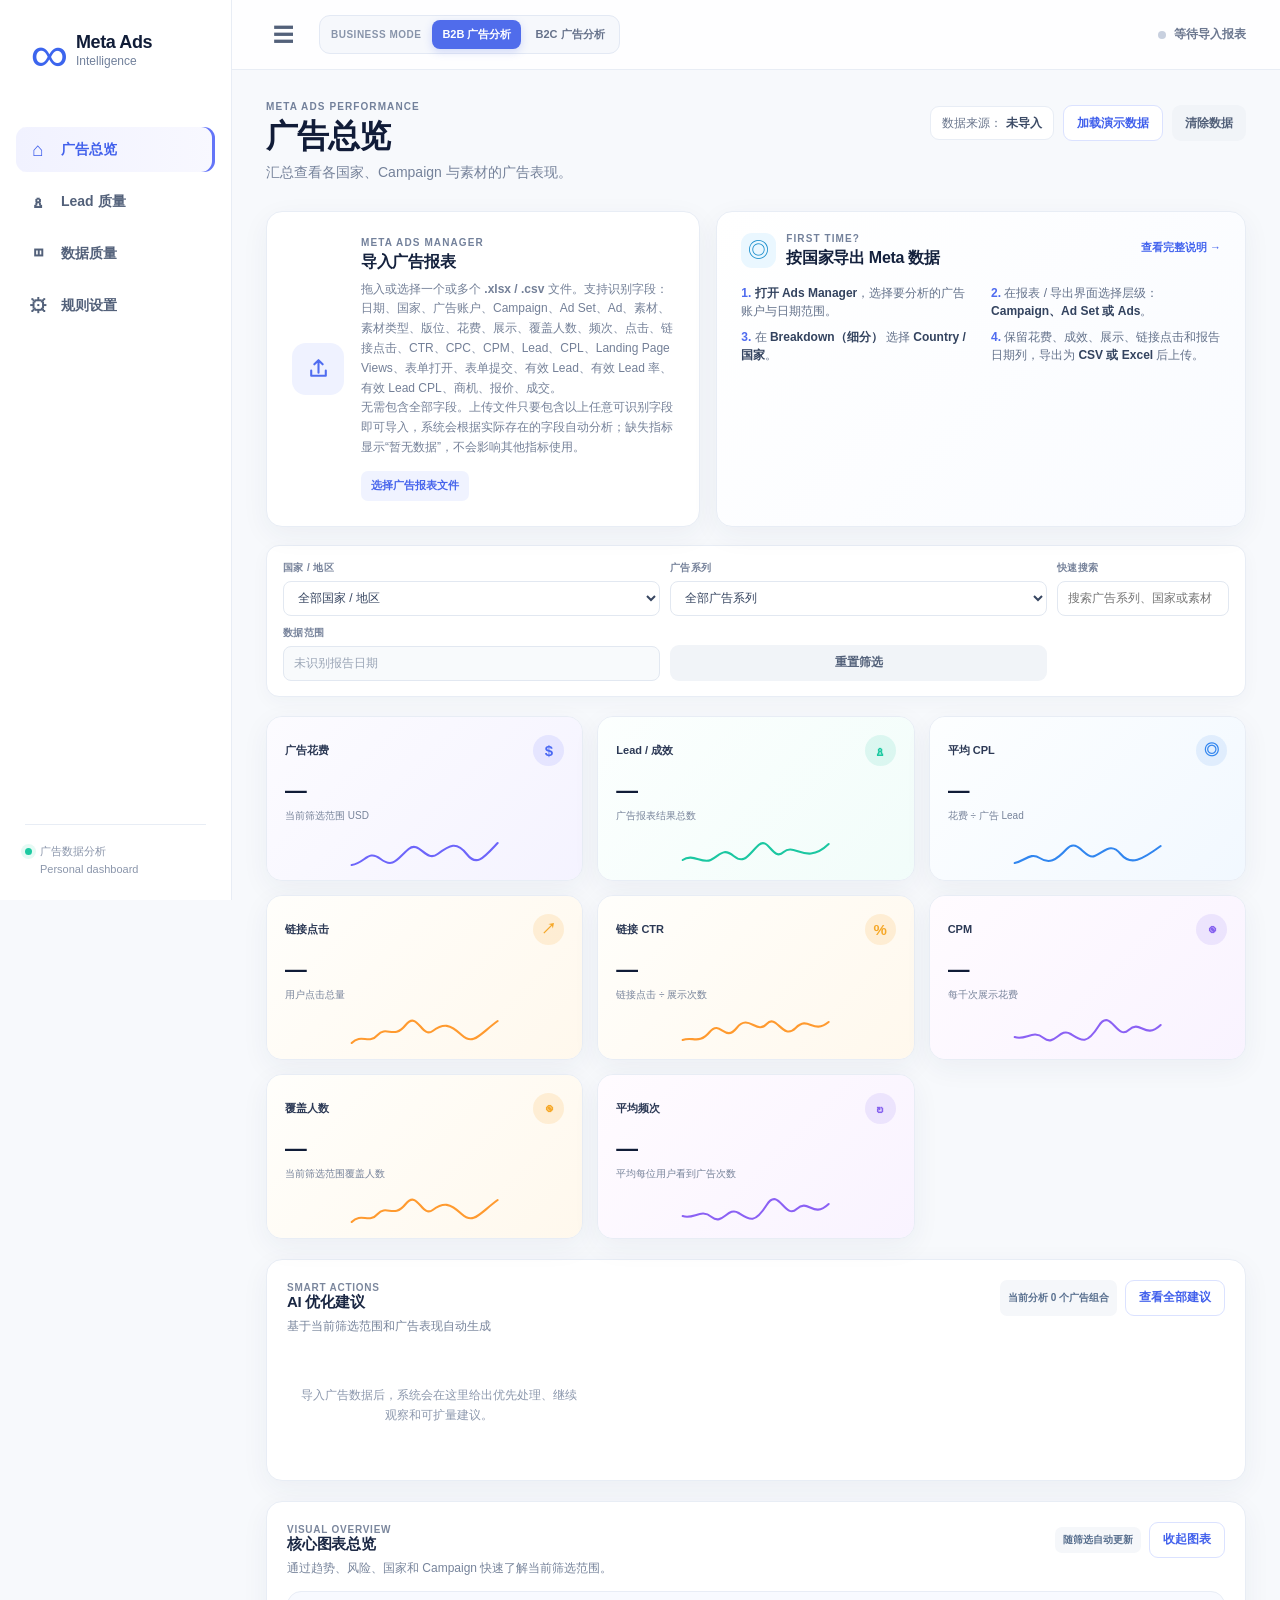
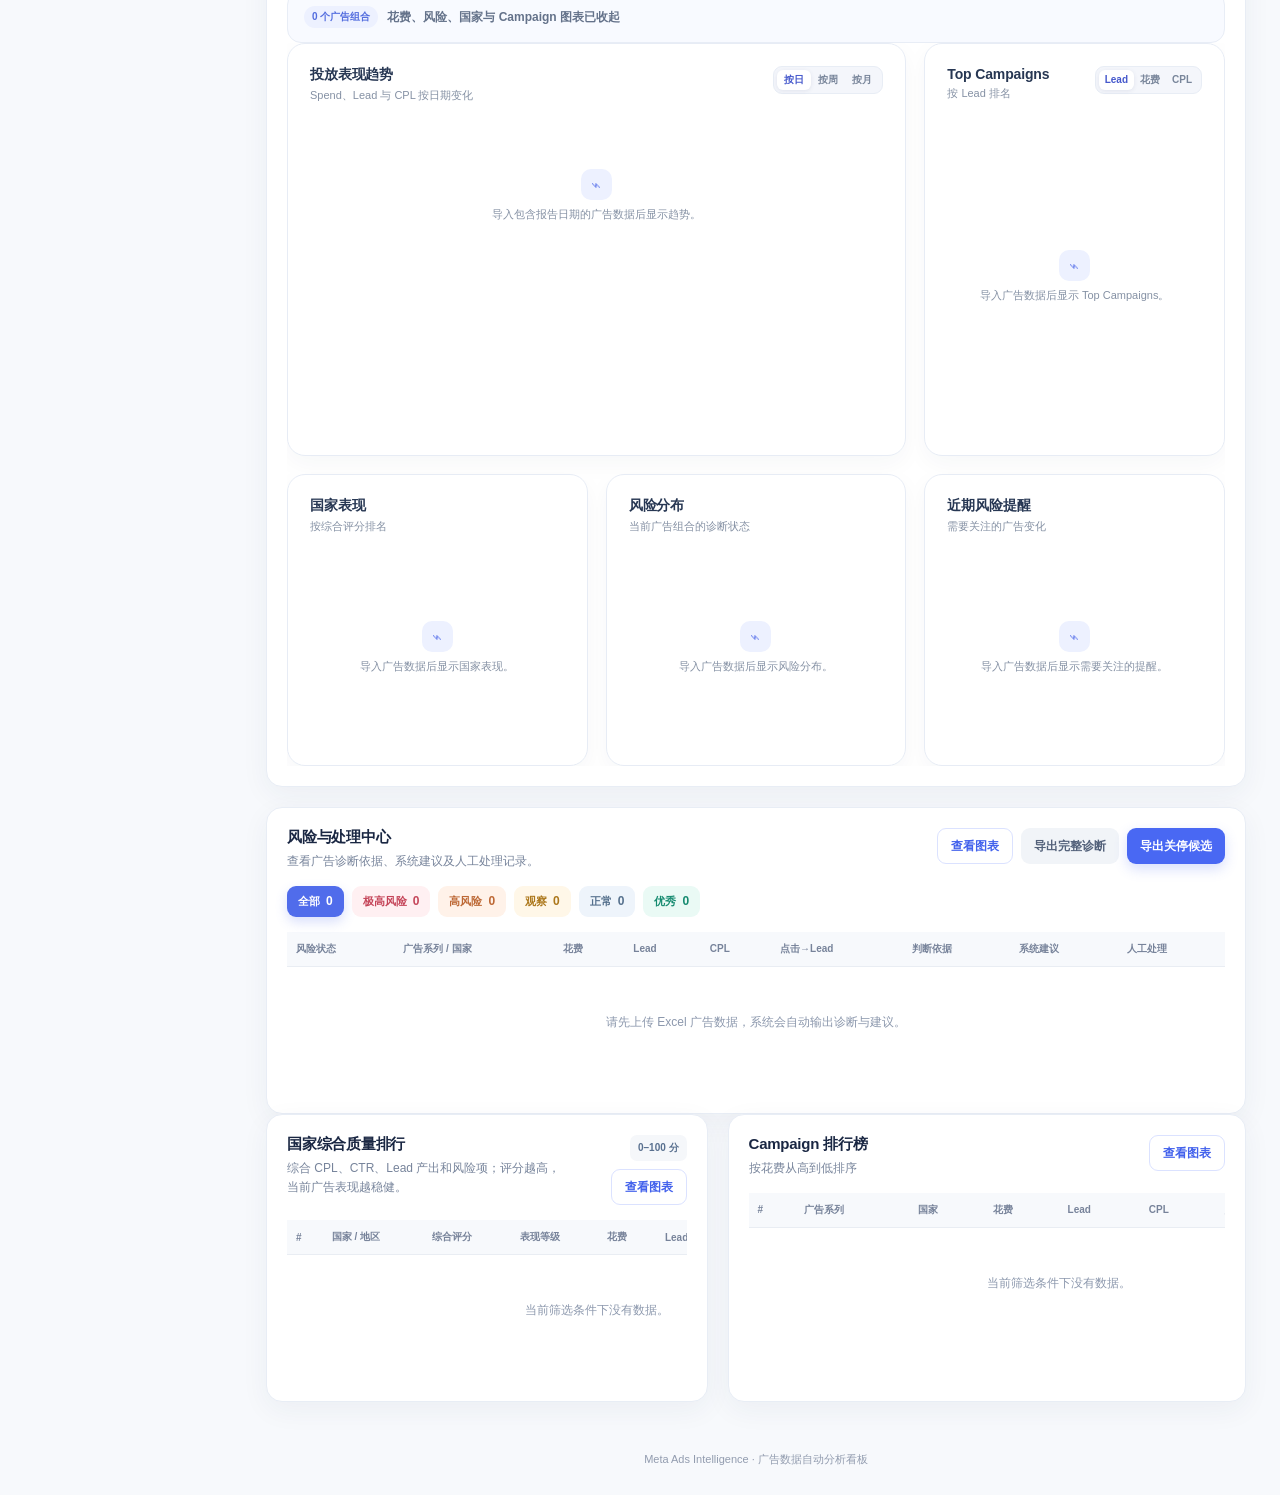
<file: index.html>
<!doctype html>
<html lang="zh-CN">
<head>
  <meta charset="utf-8"><meta name="viewport" content="width=device-width,initial-scale=1">
  <meta name="description" content="Personal Ads Intelligence Dashboard">
  <title>Meta Ads Intelligence</title>
  <link rel="stylesheet" href="styles.css">
</head>
<body>
<div class="app-shell">
  <aside class="sidebar">
    <div class="sidebar-brand"><div class="meta-mark" aria-hidden="true">∞</div><div><strong>Meta Ads</strong><span>Intelligence</span></div></div>
    <nav class="side-nav" aria-label="主导航">
      <button class="nav-item active b2b-only" data-view="dashboard"><i>⌂</i><span>广告总览</span></button>
      <button class="nav-item b2b-only" data-view="leads"><i>♙</i><span>Lead 质量</span></button>
      <button class="nav-item b2b-only" data-view="quality"><i>◫</i><span>数据质量</span></button>
      <button class="nav-item b2c-only" data-view="ecommerce"><i>⌂</i><span>电商总览</span></button>
      <button class="nav-item b2c-only" data-view="funnel"><i>▽</i><span>转化漏斗</span></button>
      <button class="nav-item b2c-only" data-view="quality"><i>◫</i><span>数据质量</span></button>
      <button class="nav-item" data-view="rules"><i>⚙</i><span>规则设置</span></button>
    </nav>
    <div class="sidebar-note"><span></span><p>广告数据分析<br>Personal dashboard</p></div>
  </aside>

  <section class="main-shell">
    <header class="main-header"><button class="menu-icon" aria-label="菜单">☰</button><div class="business-mode-switch" role="group" aria-label="业务模式"><span>Business Mode</span><button type="button" data-business-mode="b2b-lead" class="active">B2B 广告分析</button><button type="button" data-business-mode="b2c-commerce">B2C 广告分析</button></div><div class="header-status"><span class="status-dot" id="statusDot"></span><span id="statusText">等待导入报表</span></div></header>

    <main id="dashboardView" class="view active">
      <section class="overview-heading"><div><span class="eyebrow">META ADS PERFORMANCE</span><h1>广告总览</h1><p>汇总查看各国家、Campaign 与素材的广告表现。</p></div><div class="header-tools"><span class="source-chip">数据来源：<b id="dataSourceLabel">未导入</b></span><button class="btn outline" id="demoButton">加载演示数据</button><button class="btn soft" id="clearDataButton">清除数据</button></div></section>

      <section class="import-grid">
        <label class="upload-card" id="adDropZone"><div class="upload-icon"><svg viewBox="0 0 24 24" fill="none" stroke="currentColor" stroke-width="2"><path d="M12 16V4m0 0-4 4m4-4 4 4M5 14v5h14v-5" stroke-linecap="round" stroke-linejoin="round"/></svg></div><div><span class="card-kicker">META ADS MANAGER</span><h2>导入广告报表</h2><p>拖入或选择一个或多个 <b>.xlsx / .csv</b> 文件。支持识别字段：日期、国家、广告账户、Campaign、Ad Set、Ad、素材、素材类型、版位、花费、展示、覆盖人数、频次、点击、链接点击、CTR、CPC、CPM、Lead、CPL、Landing Page Views、表单打开、表单提交、有效 Lead、有效 Lead 率、有效 Lead CPL、商机、报价、成交。<br>无需包含全部字段。上传文件只要包含以上任意可识别字段即可导入，系统会根据实际存在的字段自动分析；缺失指标显示“暂无数据”，不会影响其他指标使用。</p><span class="upload-button">选择广告报表文件</span></div><input id="adFileInput" type="file" accept=".xlsx,.csv" multiple hidden></label>
        <article class="country-guide"><div class="guide-title"><span class="guide-icon">◎</span><div><span class="card-kicker">FIRST TIME?</span><h2>按国家导出 Meta 数据</h2></div><button class="text-button" id="guideButton">查看完整说明 →</button></div><ol><li><b>打开 Ads Manager</b>，选择要分析的广告账户与日期范围。</li><li>在报表 / 导出界面选择层级：<b>Campaign、Ad Set 或 Ads</b>。</li><li>在 <b>Breakdown（细分）</b> 选择 <b>Country / 国家</b>。</li><li>保留花费、成效、展示、链接点击和报告日期列，导出为 <b>CSV 或 Excel</b> 后上传。</li></ol></article>
      </section>

      <section class="filter-bar" id="sharedFilterBar"><div class="control"><label for="countryFilter">国家 / 地区</label><select id="countryFilter"><option value="">全部国家 / 地区</option></select></div><div class="control"><label for="campaignFilter">广告系列</label><select id="campaignFilter"><option value="">全部广告系列</option></select></div><div class="control search-control"><label for="searchInput">快速搜索</label><input id="searchInput" placeholder="搜索广告系列、国家或素材"></div><div class="control"><label for="rangeText">数据范围</label><input id="rangeText" class="date-range-trigger" value="导入报表后自动识别" readonly aria-haspopup="dialog" aria-controls="dateRangeModal"></div><button class="btn soft reset-button" id="resetButton">重置筛选</button></section>

      <section class="metrics"><article class="metric spend"><div class="metric-head"><small>广告花费</small><i>$</i></div><strong id="mSpend">—</strong><span>当前筛选范围 USD</span><svg viewBox="0 0 150 35" aria-hidden="true"><path d="M2 29 C16 27 18 13 31 23 S48 22 59 13 S76 27 88 18 S107 5 117 18 S134 22 148 7"/></svg></article><article class="metric leads"><div class="metric-head"><small>Lead / 成效</small><i>♙</i></div><strong id="mLeads">—</strong><span>广告报表结果总数</span><svg viewBox="0 0 150 35" aria-hidden="true"><path d="M2 24 C12 17 21 28 30 24 S42 11 53 20 S68 18 78 9 S92 26 103 16 S125 30 148 8"/></svg></article><article class="metric cpl"><div class="metric-head"><small>平均 CPL</small><i>◎</i></div><strong id="mCpl">—</strong><span>花费 ÷ 广告 Lead</span><svg viewBox="0 0 150 35" aria-hidden="true"><path d="M2 27 C12 25 18 16 27 22 S43 25 54 13 S72 24 82 20 S98 6 108 18 S129 24 148 10"/></svg></article><article class="metric clicks"><div class="metric-head"><small>链接点击</small><i>↗</i></div><strong id="mClicks">—</strong><span>用户点击总量</span><svg viewBox="0 0 150 35" aria-hidden="true"><path d="M2 28 C12 18 19 30 28 20 S44 25 56 10 S72 24 83 16 S100 9 112 20 S130 19 148 6"/></svg></article><article class="metric clicks"><div class="metric-head"><small>链接 CTR</small><i>%</i></div><strong id="mCtr">—</strong><span>链接点击 ÷ 展示次数</span><svg viewBox="0 0 150 35" aria-hidden="true"><path d="M2 25 C12 21 18 30 29 17 S44 28 56 13 S76 20 86 9 S102 26 115 13 S132 20 148 7"/></svg></article><article class="metric cpm"><div class="metric-head"><small>CPM</small><i>◉</i></div><strong id="mCpm">—</strong><span>每千次展示花费</span><svg viewBox="0 0 150 35" aria-hidden="true"><path d="M2 22 C13 26 20 14 31 23 S47 12 58 19 S74 30 86 11 S104 26 116 15 S132 25 148 10"/></svg></article><article class="metric clicks"><div class="metric-head"><small>覆盖人数</small><i>◉</i></div><strong id="mReach">—</strong><span>当前筛选范围覆盖人数</span><svg viewBox="0 0 150 35" aria-hidden="true"><path d="M2 28 C12 18 19 30 28 20 S44 25 56 10 S72 24 83 16 S100 9 112 20 S130 19 148 6"/></svg></article><article class="metric cpm"><div class="metric-head"><small>平均频次</small><i>↻</i></div><strong id="mFrequency">—</strong><span>平均每位用户看到广告次数</span><svg viewBox="0 0 150 35" aria-hidden="true"><path d="M2 22 C13 26 20 14 31 23 S47 12 58 19 S74 30 86 11 S104 26 116 15 S132 25 148 10"/></svg></article></section>

      
      <section class="panel advice-panel">
        <div class="panel-head">
          <div><span class="section-label">SMART ACTIONS</span><h2>AI 优化建议</h2><p>基于当前筛选范围和广告表现自动生成</p></div>
          <div class="section-actions"><span class="panel-tag" id="adviceMeta">当前分析 0 个广告组合</span><button class="btn outline" id="viewAllAdviceButton">查看全部建议</button></div>
        </div>
        <div class="advice-list" id="adviceList"><div class="empty">导入广告数据后，系统会在这里给出优先处理、继续观察和可扩量建议。</div></div>
      </section>

      <section class="panel core-charts-panel" id="coreChartsPanel">
        <div class="panel-head core-charts-head">
          <div><span class="section-label">VISUAL OVERVIEW</span><h2>核心图表总览</h2><p>通过趋势、风险、国家和 Campaign 快速了解当前筛选范围。</p></div>
          <div class="section-actions"><span class="panel-tag">随筛选自动更新</span><button class="btn outline chart-toggle" type="button" id="overviewChartsToggle" data-overview-toggle aria-expanded="true">收起图表</button></div>
        </div>
        <div class="core-charts-summary" id="coreChartsSummary" hidden></div>
        <div class="core-charts-content" id="coreChartsContent">
          <div class="core-chart-grid">
            <article class="chart-card trend-card">
              <div class="chart-card-head">
                <div><h3>投放表现趋势</h3><p>Spend、Lead 与 CPL 按日期变化</p></div>
                <div class="chart-head-actions"><div class="chart-segmented" aria-label="趋势时间粒度"><button type="button" data-trend-granularity="day" class="active">按日</button><button type="button" data-trend-granularity="week">按周</button><button type="button" data-trend-granularity="month">按月</button></div></div>
              </div>
              <div class="chart-host trend-host" id="overviewTrendChart"></div>
            </article>
            <article class="chart-card top-campaigns-card">
              <div class="chart-card-head">
                <div><h3>Top Campaigns</h3><p id="topCampaignsSubtitle">按 Lead 排名</p></div>
                <div class="chart-segmented compact" aria-label="Top Campaign 指标"><button type="button" data-overview-campaign-metric="lead" class="active">Lead</button><button type="button" data-overview-campaign-metric="spend">花费</button><button type="button" data-overview-campaign-metric="cpl">CPL</button></div>
              </div>
              <div class="chart-host ranking-host" id="overviewCampaignChart"></div>
            </article>
            <article class="chart-card country-overview-card">
              <div class="chart-card-head"><div><h3>国家表现</h3><p>按综合评分排名</p></div></div>
              <div class="chart-host compact-ranking-host" id="overviewCountryChart"></div>
            </article>
            <article class="chart-card risk-overview-card">
              <div class="chart-card-head"><div><h3>风险分布</h3><p>当前广告组合的诊断状态</p></div></div>
              <div class="chart-host risk-donut-host" id="overviewRiskChart"></div>
            </article>
            <article class="chart-card recent-alerts-card">
              <div class="chart-card-head"><div><h3>近期风险提醒</h3><p>需要关注的广告变化</p></div></div>
              <div class="chart-host alerts-host" id="overviewAlertsChart"></div>
            </article>
          </div>
        </div>
      </section>

      <div class="stop-panel" id="stopPanel"></div>
      <section class="panel data-card" id="riskCenter"><div class="panel-head"><div><h2>风险与处理中心</h2><p>查看广告诊断依据、系统建议及人工处理记录。</p></div><div class="section-actions"><button class="btn outline chart-toggle" type="button" data-chart-toggle="risk" aria-expanded="false">查看图表</button><button class="btn soft" id="exportAllButton">导出完整诊断</button><button class="btn primary" id="exportStopButton">导出关停候选</button></div></div><div class="module-chart-panel" id="riskCharts" hidden></div><div class="risk-filter-bar" id="riskFilterBar" aria-label="风险状态筛选"></div><div class="table-wrap collapsible-list"><table class="data-table"><thead><tr><th>风险状态</th><th>广告系列 / 国家</th><th>花费</th><th>Lead</th><th>CPL</th><th>点击→Lead</th><th>判断依据</th><th>系统建议</th><th>人工处理</th></tr></thead><tbody id="riskTable"><tr><td colspan="9"><div class="empty">暂无数据</div></td></tr></tbody></table></div><div class="list-toggle-wrap" id="riskTableToggle"></div></section>
      <section class="tables">
        <article class="panel data-card country-quality-card" id="countryQualityCard"><div class="panel-head"><div><h2>国家综合质量排行</h2><p>综合 CPL、CTR、Lead 产出和风险项；评分越高，当前广告表现越稳健。</p></div><div class="section-actions"><span class="panel-tag">0–100 分</span><button class="btn outline chart-toggle" type="button" data-chart-toggle="country" aria-expanded="false">查看图表</button></div></div><div class="module-chart-panel" id="countryCharts" hidden></div><div class="table-wrap collapsible-list"><table class="data-table"><thead><tr><th>#</th><th>国家 / 地区</th><th>综合评分</th><th>表现等级</th><th>花费</th><th>Lead</th><th>CPL</th><th>CTR</th><th>风险项</th></tr></thead><tbody id="countryQualityTable"><tr><td colspan="9"><div class="empty">暂无数据</div></td></tr></tbody></table></div><div class="list-toggle-wrap" id="countryQualityToggle"></div></article>
        <article class="panel data-card" id="campaignRankingCard"><div class="panel-head"><div><h2>Campaign 排行榜</h2><p>按花费从高到低排序</p></div><div class="section-actions"><button class="btn outline chart-toggle" type="button" data-chart-toggle="campaign" aria-expanded="false">查看图表</button></div></div><div class="module-chart-panel" id="campaignCharts" hidden></div><div class="table-wrap collapsible-list"><table class="data-table"><thead><tr><th>#</th><th>广告系列</th><th>国家</th><th>花费</th><th>Lead</th><th>CPL</th><th>点击</th><th>CPM</th></tr></thead><tbody id="campaignTable"><tr><td colspan="8"><div class="empty">暂无数据</div></td></tr></tbody></table></div><div class="list-toggle-wrap" id="campaignTableToggle"></div></article>
      </section>
    </main>


    <main id="ecommerceView" class="view">
      <section class="overview-heading"><div><span class="eyebrow">META E-COMMERCE PERFORMANCE</span><h1>B2C 电商广告分析</h1><p>以 Meta Purchases、Meta Attributed GMV、ROAS 和 CPA 为核心，结合转化漏斗定位问题。</p></div><div class="header-tools"><span class="source-chip">数据来源：<b id="b2cSourceLabel">未导入</b></span><button class="btn soft" id="clearCommerceDataButton" type="button">清除数据</button></div></section>
      <section class="import-grid b2c-import-grid"><section class="upload-card" id="b2cAdDropZone"><div class="upload-icon"><svg viewBox="0 0 24 24" fill="none" stroke="currentColor" stroke-width="2"><path d="M12 16V4m0 0-4 4m4-4 4 4M5 14v5h14v-5" stroke-linecap="round" stroke-linejoin="round"/></svg></div><div><span class="card-kicker">META ADS MANAGER</span><h2>导入 B2C Meta 广告报表</h2><p>拖入或选择一个或多个 <b>.xlsx / .xls / .csv</b> 文件。支持识别字段：日期、国家、广告账户、Campaign、Ad Set、Ad、素材、素材类型、版位、Spend、Impressions、Reach、Frequency、Clicks、Link Clicks、CTR、CPC、CPM、Landing Page Views、Add to Cart、Initiate Checkout、Purchases、Meta Attributed GMV、Purchase Conversion Value、CPA、AOV、Purchase ROAS。<br>无需包含全部字段。文件只要包含以上任意可识别字段即可导入，系统会自动分析已有指标；缺失指标显示“暂无数据”，不会阻止其他数据分析。</p><button class="upload-button" id="commerceUploadButton" type="button">选择 B2C 广告报表</button></div><input id="commerceFileInput" type="file" accept=".xlsx,.xls,.csv" multiple hidden></section><article class="country-guide"><div class="guide-title"><span class="guide-icon">◎</span><div><span class="card-kicker">FIRST TIME?</span><h2>导出 B2C Meta 电商数据</h2></div><button class="text-button" id="commerceGuideButton" type="button">查看完整说明 →</button></div><ol><li><b>打开 Ads Manager</b>，选择需要分析的广告账户与日期范围。</li><li>在报表 / 导出界面选择分析层级：<b>Campaign、Ad Set 或 Ads</b>。</li><li>如需国家分析，在 <b>Breakdown（细分）</b> 中选择 <b>Country / 国家</b>。</li><li>保留需要分析的电商广告字段，导出为 <b>CSV 或 Excel</b> 后上传。</li></ol></article></section>
      <section class="metrics" id="b2cMetrics"></section>
      <section class="panel advice-panel"><div class="panel-head"><div><span class="section-label">SMART E-COMMERCE ACTIONS</span><h2>AI 优化建议</h2><p>按 ROAS、CPA、Purchase 和转化漏斗自动生成</p></div><div class="section-actions"><span class="panel-tag" id="b2cAdviceMeta">当前分析 0 个广告组合</span></div></div><div class="advice-list" id="b2cAdviceList"><div class="empty">导入包含 Purchase、GMV 与漏斗字段的 Meta 报表后，系统会在这里给出建议。</div></div><div class="list-toggle-wrap" id="b2cAdviceToggle"></div></section>
      <section class="panel commerce-trend-panel"><div class="panel-head"><div><span class="section-label">CORE E-COMMERCE TREND</span><h2>核心趋势</h2><p>所有趋势随当前日期、国家和 Campaign 筛选条件自动更新。</p></div><div class="commerce-segmented" id="b2cTrendMetricControls" aria-label="B2C 趋势指标"><button type="button" data-commerce-trend="spend" class="active">Spend</button><button type="button" data-commerce-trend="purchases">Purchases</button><button type="button" data-commerce-trend="metaAttributedGmv">GMV</button><button type="button" data-commerce-trend="roas">ROAS</button><button type="button" data-commerce-trend="cpa">CPA</button><button type="button" data-commerce-trend="purchaseCvr">CVR</button></div></div><div id="b2cTrendChart" class="commerce-trend-chart"></div></section>
      <section class="panel commerce-funnel-panel"><div class="panel-head"><div><span class="section-label">ECOMMERCE CONVERSION FUNNEL</span><h2>电商转化漏斗</h2><p>Impressions → Link Clicks → LPV → Add to Cart → Checkout → Purchase</p></div><div class="section-actions"><button class="btn outline" type="button" data-view="funnel">查看完整漏斗</button></div></div><div id="b2cFunnelCompact" class="commerce-funnel-grid compact"></div></section>
      <section class="panel commerce-risk-panel"><div class="panel-head"><div><span class="section-label">E-COMMERCE RISK OVERVIEW</span><h2>B2C 风险分布</h2><p>按 ROAS、CPA、无购买、漏斗和 Frequency 信号汇总；点击状态查看对应广告明细。</p></div><div class="section-actions"><span class="panel-tag">随筛选自动更新</span></div></div><div class="commerce-risk-distribution" id="b2cRiskDistribution"></div></section>
      <section class="panel data-card commerce-analysis-card" id="b2cCountryAnalysis"><div class="panel-head"><div><h2>国家 / 地区表现</h2><p>按商业结果、流量效率和风险建议查看当前筛选范围。</p></div><div class="commerce-segmented" aria-label="国家排序"><button type="button" data-commerce-sort="countries:spend" class="active">Spend</button><button type="button" data-commerce-sort="countries:purchases">Purchases</button><button type="button" data-commerce-sort="countries:metaAttributedGmv">GMV</button><button type="button" data-commerce-sort="countries:roas">ROAS</button><button type="button" data-commerce-sort="countries:cpa">CPA</button></div></div><div class="table-wrap collapsible-list"><table class="data-table b2c-analysis-table" id="b2cCountryTable"></table></div><div class="list-toggle-wrap" id="b2cCountryToggle"></div></section>
      <section class="panel data-card commerce-analysis-card" id="b2cCampaignAnalysis"><div class="panel-head"><div><h2>B2C Campaign 分析</h2><p>按 Spend、购买、GMV、ROAS 与漏斗表现汇总；默认展示前 5 个 Campaign。</p></div><div class="commerce-segmented" aria-label="Campaign 排序"><button type="button" data-commerce-sort="campaigns:spend" class="active">Spend</button><button type="button" data-commerce-sort="campaigns:purchases">Purchases</button><button type="button" data-commerce-sort="campaigns:metaAttributedGmv">GMV</button><button type="button" data-commerce-sort="campaigns:roas">ROAS</button><button type="button" data-commerce-sort="campaigns:cpa">CPA</button></div></div><div class="table-wrap collapsible-list"><table class="data-table b2c-analysis-table" id="b2cCampaignTable"></table></div><div class="list-toggle-wrap" id="b2cCampaignToggle"></div></section>
      <section class="panel data-card commerce-analysis-card" id="b2cCreativeAnalysis"><div class="panel-head"><div><h2>Creative / 素材分析</h2><p>重点识别 CTR、Frequency、CPA、ROAS 与素材疲劳信号。</p></div><div class="commerce-segmented" aria-label="素材排序"><button type="button" data-commerce-sort="creatives:spend" class="active">Spend</button><button type="button" data-commerce-sort="creatives:purchases">Purchases</button><button type="button" data-commerce-sort="creatives:metaAttributedGmv">GMV</button><button type="button" data-commerce-sort="creatives:roas">ROAS</button><button type="button" data-commerce-sort="creatives:cpa">CPA</button></div></div><div class="table-wrap collapsible-list"><table class="data-table b2c-analysis-table" id="b2cCreativeTable"></table></div><div class="list-toggle-wrap" id="b2cCreativeToggle"></div></section>
      <section class="panel data-card" id="b2cRiskCenter"><div class="panel-head"><div><h2>B2C 风险与广告明细</h2><p>商业结果、转化漏斗、素材疲劳与受众饱和诊断；默认只展示前 5 条。</p></div><div class="section-actions"><span class="panel-tag">Meta 归因数据</span></div></div><div class="table-wrap collapsible-list"><table class="data-table b2c-data-table"><thead><tr><th>日期</th><th>风险状态</th><th>Country</th><th>Account</th><th>Campaign</th><th>Ad Set</th><th>Ad</th><th>Creative</th><th>Placement</th><th>Spend</th><th>Impressions</th><th>Reach</th><th>Frequency</th><th>Link Clicks</th><th>CTR</th><th>CPC</th><th>CPM</th><th>Landing Page Views</th><th>LPV Rate</th><th>Add to Cart</th><th>ATC Rate</th><th>Initiate Checkout</th><th>Checkout Rate</th><th>Purchases</th><th>Checkout Completion Rate</th><th>Purchase CVR</th><th>Meta GMV</th><th>CPA</th><th>AOV</th><th>ROAS</th><th>Diagnosis</th><th>Suggested Action</th><th>Details</th><th>Current Status</th></tr></thead><tbody id="b2cRiskTable"><tr><td colspan="34"><div class="empty">暂无数据</div></td></tr></tbody></table></div><div class="list-toggle-wrap" id="b2cRiskTableToggle"></div></section>
      <p class="mini-note commerce-data-note" id="b2cDataSummary"></p>
    </main>

    <main id="funnelView" class="view"><section class="overview-heading compact"><div><span class="eyebrow">ECOMMERCE CONVERSION FUNNEL</span><h1>转化漏斗</h1><p>从广告展示到最终购买，查看每一步的数量、转化率和当前诊断重点。</p></div></section><section class="panel commerce-funnel-panel full"><div id="b2cFunnelFull" class="commerce-funnel-grid"></div><div id="b2cFunnelSummary"></div></section></main>

    <main id="leadsView" class="view"><section class="overview-heading compact"><div><span class="eyebrow">LEAD QUALITY</span><h1>Lead 质量</h1><p>上传销售或 CRM Lead 文件，查看匹配情况与实际获客质量。</p></div></section><section class="import-grid lead-import-grid"><label class="upload-card lead-upload" id="leadDropZone"><div class="upload-icon mint"><svg viewBox="0 0 24 24" fill="none" stroke="currentColor" stroke-width="2"><path d="M12 16V4m0 0-4 4m4-4 4 4M5 14v5h14v-5" stroke-linecap="round" stroke-linejoin="round"/></svg></div><div><span class="card-kicker">CRM / SALES DATA</span><h2>导入 Lead 质量文件</h2><p>支持 <b>.csv / .xlsx</b>。导入前可确认字段映射。</p><span class="upload-button mint-button">选择 Lead 文件</span></div><input id="leadFileInput" type="file" accept=".csv,.xlsx" multiple hidden></label><article class="country-guide"><div class="guide-title"><span class="guide-icon mint">✓</span><div><span class="card-kicker">MATCHING</span><h2>销售质量数据：<span id="leadSourceLabel">未导入</span></h2></div></div><ol><li>优先用 <b>Ad ID、Ad Set ID、Campaign ID</b> 匹配。</li><li>没有 ID 时，使用精确的 <b>Campaign + 国家</b>。</li><li>不确定的 Lead 会标为待确认，不并入质量指标。</li></ol></article></section><section class="metrics lead-metrics"><article class="metric leads"><div class="metric-head"><small>Lead 文件总数</small><i>▤</i></div><strong id="leadTotal">—</strong><span>销售文件记录</span></article><article class="metric spend"><div class="metric-head"><small>已匹配 Lead</small><i>✓</i></div><strong id="leadMatched">—</strong><span>稳定 ID 或 Campaign + 国家</span></article><article class="metric cpl"><div class="metric-head"><small>有效 Lead</small><i>★</i></div><strong id="validLead">—</strong><span>排除重复与内部测试</span></article><article class="metric clicks"><div class="metric-head"><small>有效 Lead 率</small><i>%</i></div><strong id="validLeadRate">—</strong><span>需要广告 Lead 与状态字段</span></article><article class="metric cpm"><div class="metric-head"><small>有效 Lead CPL</small><i>$</i></div><strong id="validLeadCpl">—</strong><span>需存在可匹配有效 Lead</span></article></section><section class="panel analysis"><div class="panel-head"><div><h2>Lead 匹配与质量</h2><p id="leadQualitySummary">尚未导入 Lead 明细，因此没有 Lead 质量结论。</p></div></div><div id="leadQualityContent" class="quality-content empty">请导入 Lead CSV 或 Excel 文件。</div></section></main>

    <main id="qualityView" class="view"><section class="overview-heading compact"><div><span class="eyebrow">DATA HEALTH</span><h1>数据质量</h1><p>检查广告字段、销售状态与 Lead 匹配是否适合用于分析。</p></div></section><section class="panel analysis"><div id="qualityContent" class="quality-grid"></div></section></main>

    <main id="rulesView" class="view"><section class="overview-heading compact"><div><span class="eyebrow">DIAGNOSTIC RULES</span><h1>规则设置</h1><p>调整阈值后，广告诊断将立即按新规则重新计算。</p></div></section><section class="panel form-card"><div class="settings-grid rules-grid b2b-rules-only"><label>极高风险：无 Lead 花费 ≥ USD<input id="extremeSpendRule" type="number" min="0" step="1"></label><label>极高风险：无 Lead 点击 ≥<input id="extremeClicksRule" type="number" min="0" step="1"></label><label>高风险：CPL &gt; USD<input id="highCplRule" type="number" min="0" step="1"></label><label>高风险：最低点击量<input id="highClicksRule" type="number" min="0" step="1"></label><label>高风险：点击→Lead &lt; %<input id="highConversionRule" type="number" min="0" max="100" step="0.1"></label><label>高风险：有效 Lead CPL &gt; USD<input id="highValidCplRule" type="number" min="0" step="1"></label><label>高风险：有效 Lead 率 &lt; %<input id="lowValidRateRule" type="number" min="0" max="100" step="1"></label><label>观察：无 Lead 花费 ≥ USD<input id="watchSpendRule" type="number" min="0" step="1"></label><label>观察：CPL ≥ USD<input id="watchCplRule" type="number" min="0" step="1"></label><label>观察：链接 CTR &lt; %<input id="watchCtrRule" type="number" min="0" step="0.1"></label><label>优秀：CPL ≤ USD<input id="excellentCplRule" type="number" min="0" step="1"></label><label>观察：Frequency ≥<input id="frequencyWarningThresholdRule" type="number" min="0" max="20" step="0.1"></label><label>高风险：Frequency ≥<input id="frequencyHighRiskThresholdRule" type="number" min="0" max="20" step="0.1"></label></div><p class="mini-note b2b-rules-only">Frequency 风险默认按最近7天频次判断。</p><div class="settings-grid rules-grid b2c-rules-only" id="b2cRulesGrid"></div><p class="mini-note b2c-rules-only">Frequency 阈值沿用 B2B 已有的“观察 Frequency / 高风险 Frequency”配置，并默认按最近 7 天判断。Frequency 只用于素材疲劳和受众饱和提醒，不能单独触发自动关停。</p><div class="settings-actions"><button class="btn primary" id="saveRulesButton">保存并重新诊断</button><button class="btn soft" id="resetRulesButton">恢复默认规则</button></div></section></main>
    <footer>Meta Ads Intelligence · 广告数据自动分析看板</footer>
  </section>
</div>


<div class="modal" id="dateRangeModal" role="dialog" aria-modal="true" aria-labelledby="dateRangeTitle"><div class="modal-box date-range-modal"><div class="modal-head"><div><span class="eyebrow">DATE RANGE ANALYSIS</span><h2 id="dateRangeTitle">选择分析日期范围</h2></div><button type="button" class="close" id="closeDateRange" aria-label="关闭日期范围选择">×</button></div><p class="mini-note" id="dateRangeAvailableText">导入有日期数据后可选择分析范围。</p><div class="date-range-quick-wrap"><span class="control-label">快捷范围</span><div class="date-range-quick-options" id="dateRangeQuickOptions"></div></div><div class="date-range-fields"><div class="control"><label for="dateRangeStart">开始日期</label><input type="date" id="dateRangeStart"></div><div class="control"><label for="dateRangeEnd">结束日期</label><input type="date" id="dateRangeEnd"></div></div><p class="date-range-error" id="dateRangeError" role="alert" aria-live="polite"></p><div class="settings-actions"><button type="button" class="btn primary" id="applyDateRangeButton">应用日期范围</button><button type="button" class="btn soft" id="cancelDateRangeButton">取消</button></div></div></div>
<div class="modal" id="clearCommerceDataModal" role="dialog" aria-modal="true" aria-labelledby="clearCommerceDataTitle"><div class="modal-box"><div class="modal-head"><div><span class="eyebrow">CLEAR B2C DATA</span><h2 id="clearCommerceDataTitle">确认清除当前 B2C 广告数据吗？</h2></div><button type="button" class="close" id="cancelClearCommerceDataButton" aria-label="取消清除">×</button></div><p class="mini-note">此操作会删除当前导入的 B2C Meta 广告数据和对应分析结果，但不会影响 B2B 数据。</p><div class="settings-actions"><button type="button" class="btn soft" id="cancelClearCommerceDataButtonSecondary">取消</button><button type="button" class="btn primary" id="confirmClearCommerceDataButton">确认清除</button></div></div></div>
<div class="modal" id="commerceDetailModal"><div class="modal-box commerce-detail-modal"><div class="modal-head"><div><span class="eyebrow" id="commerceDetailEyebrow">B2C DIAGNOSTIC DETAIL</span><h2 id="commerceDetailTitle">诊断详情</h2></div><button type="button" class="close" id="closeCommerceDetail">×</button></div><div id="commerceDetailContent"></div><div class="settings-actions commerce-detail-actions" id="commerceDetailActions"></div></div></div>
<div class="modal" id="adviceModal"><div class="modal-box advice-modal"><div class="modal-head"><div><span class="eyebrow">ALL RECOMMENDATIONS</span><h2>全部优化建议</h2></div><button class="close" id="closeAdvice">×</button></div><div class="advice-filter-bar" id="adviceFilterBar"><button class="advice-filter active" data-advice-filter="all">全部</button><button class="advice-filter critical" data-advice-filter="critical">优先处理</button><button class="advice-filter watch" data-advice-filter="watch">继续观察</button><button class="advice-filter excellent" data-advice-filter="excellent">表现较好</button></div><div class="advice-detail-list" id="adviceDetailList"></div></div></div>
<div class="modal" id="guideModal"><div class="modal-box guide-modal"><div class="modal-head"><div><span class="eyebrow">IMPORT GUIDE</span><h2>如何导出各国家广告数据</h2></div><button class="close" id="closeGuide">×</button></div><div class="guide-steps"><div><b>1</b><p><strong>进入 Ads Manager</strong><br>选择需要分析的广告账户，并设定需要的日期范围。</p></div><div><b>2</b><p><strong>打开报表或导出功能</strong><br>选择 Campaign、Ad Set 或 Ads 层级；建议首次先用 Campaign 层级。</p></div><div><b>3</b><p><strong>按国家细分</strong><br>在 Breakdown / 细分维度中选择 Country / 国家，使每个国家显示为单独的数据行。</p></div><div><b>4</b><p><strong>保留关键列并导出 Excel</strong><br>至少包含：国家/地区、Campaign、花费、成效或 Lead、展示、链接点击、报告起止日期。导出 .xlsx 后拖入本页。</p></div></div><p class="mini-note">Meta 的页面名称可能随语言或界面更新略有不同；只要导出文件包含上述字段，看板即可自动识别。</p></div></div>
<div class="modal" id="commerceGuideModal"><div class="modal-box guide-modal"><div class="modal-head"><div><span class="eyebrow">B2C IMPORT GUIDE</span><h2>如何导出 B2C Meta 电商数据</h2></div><button class="close" id="closeCommerceGuide" type="button" aria-label="关闭 B2C 导出指南">×</button></div><div class="guide-steps"><div><b>1</b><p><strong>进入 Meta Ads Manager</strong><br>选择广告账户，并设置需要分析的日期范围。</p></div><div><b>2</b><p><strong>选择分析层级</strong><br>在报表 / 导出界面选择 Campaign、Ad Set 或 Ads 层级。</p></div><div><b>3</b><p><strong>选择分析维度</strong><br>如需国家分析，在 Breakdown / 细分中选择 Country / 国家；如 Meta 导出支持，也可保留素材、素材类型与版位维度。</p></div><div><b>4</b><p><strong>自定义列并导出 CSV 或 Excel</strong><br>在 Columns / 自定义列中勾选需要指标，导出后回到本系统上传，系统会自动识别字段并生成分析。</p></div></div><section class="guide-fields"><h3>推荐导出字段</h3><div class="guide-field-groups"><div><strong>基础维度</strong><p>Date / 日期、Country / 国家、Account / 广告账户、Campaign、Ad Set、Ad、Creative / 素材、Creative Type / 素材类型、Placement / 版位</p></div><div><strong>广告基础指标</strong><p>Spend、Impressions、Reach、Frequency、Clicks、Link Clicks、CTR、CPC、CPM</p></div><div><strong>电商漏斗</strong><p>Landing Page Views、Add to Cart、Initiate Checkout、Purchases</p></div><div><strong>收入与回报</strong><p>Purchase Conversion Value / Meta Attributed GMV、Purchase ROAS、Cost per Purchase / CPA、AOV（若 Meta 未提供，系统会自动计算）</p></div></div></section><p class="mini-note"><b>不要求一次导出全部指标。</b>只需要导出你希望分析的字段即可。系统会根据实际上传的字段自动分析；没有提供的指标会显示“暂无数据”，不会阻止其他指标分析。例如，只有 Spend、Purchases 和 Purchase Conversion Value 时，仍可分析 Spend、Purchases、CPA、GMV、AOV 和 ROAS；只有 Link Clicks、LPV、ATC、Checkout 和 Purchases 时，仍可分析电商转化漏斗。</p><p class="mini-note">Landing Page Views、Add to Cart、Initiate Checkout、Purchases 和 Purchase Value 等电商转化指标，需要网站已正确配置 Meta Pixel / Conversions API 并正常回传对应事件。</p></div></div>
<div class="modal" id="mappingModal"><div class="modal-box mapping-box"><div class="modal-head"><h2>Lead 字段映射</h2><button class="close" id="closeMapping">×</button></div><p class="mini-note">请确认系统字段对应 Lead 文件中的哪一列。标记为“可选”的字段不影响导入。</p><div id="mappingFields" class="mapping-fields"></div><div class="settings-actions"><button class="btn primary" id="applyMappingButton">确认导入 Lead</button><button class="btn soft" id="cancelMappingButton">取消</button></div></div></div>
<div class="modal" id="adImportMappingModal" role="dialog" aria-modal="true" aria-labelledby="adImportMappingTitle"><div class="modal-box mapping-box ad-import-mapping-box"><div class="modal-head"><div><span class="eyebrow">SMART FIELD MAPPING</span><h2 id="adImportMappingTitle">广告报表字段识别</h2></div><button type="button" class="close" id="closeAdImportMapping" aria-label="关闭字段识别">×</button></div><p class="mini-note">系统已按字段语义识别常见 Meta 广告指标。带“待确认”的歧义字段不会自动导入，请按实际含义选择，或保留为“不导入”。缺少其他字段不会阻止导入。</p><p class="ad-import-mapping-summary" id="adImportMappingSummary"></p><section class="ad-import-mapping-section"><details class="ad-import-mapping-details"><summary id="adImportMappingConfirmedTitle">已自动识别</summary><div class="ad-import-mapping-list" id="adImportMappingConfirmed"></div></details></section><section class="ad-import-mapping-section"><details class="ad-import-mapping-details" open><summary id="adImportMappingReviewTitle">需要确认</summary><div class="ad-import-mapping-list" id="adImportMappingReview"></div></details></section><section class="ad-import-mapping-section"><details class="ad-import-mapping-details"><summary id="adImportMappingUnusedTitle">未使用字段</summary><div class="ad-import-mapping-list" id="adImportMappingUnused"></div></details></section><div class="settings-actions"><button type="button" class="btn primary" id="applyAdImportMappingButton">确认导入</button><button type="button" class="btn soft" id="cancelAdImportMappingButton">取消</button></div></div></div>
<div class="toast" id="toast"></div>
<script src="vendor/xlsx.full.min.js"></script>
<script type="module" src="app.js"></script>
</body>
</html>
</file>
<file: styles.css>
:root {
  --ink: #14213d;
  --body: #53617b;
  --muted: #8390a8;
  --line: #e8edf5;
  --canvas: #f7f9fc;
  --white: #ffffff;
  --primary: #4968f3;
  --primary-soft: #eef1ff;
  --blue: #3386ef;
  --blue-soft: #eef6ff;
  --mint: #1dc9a1;
  --mint-soft: #ecfbf7;
  --amber: #f6a829;
  --amber-soft: #fff8ea;
  --purple: #8662ef;
  --purple-soft: #f5efff;
  --danger: #dc5265;
  --danger-soft: #fff0f2;
  --warning: #d58b12;
  --warning-soft: #fff7e8;
  --success: #168c70;
  --success-soft: #ecfaf5;
  --shadow: 0 8px 28px rgba(34, 53, 89, .055);
  --radius: 16px;
}

* { box-sizing: border-box; }
html { min-width: 320px; background: var(--canvas); }
body {
  margin: 0;
  color: var(--ink);
  background: var(--canvas);
  font-family: Inter, ui-sans-serif, -apple-system, BlinkMacSystemFont, "Segoe UI", "PingFang SC", "Hiragino Sans GB", "Microsoft YaHei", Arial, sans-serif;
  font-size: 14px;
}
button, input, select { font: inherit; }
button { border: 0; cursor: pointer; }

.app-shell { min-height: 100vh; display: flex; }
.sidebar {
  position: fixed;
  z-index: 10;
  top: 0;
  bottom: 0;
  left: 0;
  display: flex;
  flex-direction: column;
  width: 232px;
  padding: 30px 16px 22px;
  background: var(--white);
  border-right: 1px solid var(--line);
}
.sidebar-brand { display: flex; align-items: center; gap: 11px; padding: 0 10px; }
.meta-mark {
  display: grid;
  width: 39px;
  height: 39px;
  place-items: center;
  color: #3c65ee;
  font-size: 49px;
  font-family: Arial, sans-serif;
  font-weight: 500;
  line-height: 1;
  letter-spacing: -7px;
  transform: scaleX(1.08);
}
.sidebar-brand strong { display: block; color: #101c37; font-size: 18px; letter-spacing: -.4px; }
.sidebar-brand span { display: block; margin-top: 1px; color: #71809b; font-size: 12px; }
.side-nav { display: grid; gap: 7px; margin-top: 58px; }
.nav-item {
  display: flex;
  align-items: center;
  gap: 14px;
  min-height: 45px;
  padding: 0 13px;
  border-radius: 11px;
  color: #53617a;
  background: transparent;
  font-weight: 600;
  text-align: left;
  transition: background .18s ease, color .18s ease, transform .18s ease;
}
.nav-item:hover { color: var(--primary); background: #f5f7ff; }
.nav-item.active { color: #4261ec; background: linear-gradient(90deg, #f1f2ff, #f8f8ff); box-shadow: inset -3px 0 0 #6475f8; }
.nav-item i { width: 18px; color: currentColor; font-size: 19px; font-style: normal; line-height: 1; text-align: center; }
.sidebar-note { display: flex; align-items: flex-start; gap: 8px; margin: auto 9px 0; padding: 17px 0 0; color: #8b96ab; border-top: 1px solid var(--line); }
.sidebar-note span { width: 7px; height: 7px; margin-top: 6px; border-radius: 50%; background: var(--mint); box-shadow: 0 0 0 4px #e5faf4; }
.sidebar-note p { margin: 0; font-size: 11px; line-height: 1.65; }

.main-shell { width: calc(100% - 232px); min-height: 100vh; margin-left: 232px; }
.main-header {
  display: flex;
  align-items: center;
  min-height: 70px;
  padding: 0 34px;
  background: rgba(255, 255, 255, .92);
  border-bottom: 1px solid var(--line);
}
.menu-icon { width: 35px; height: 35px; padding: 0; color: #53617a; background: transparent; font-size: 21px; line-height: 1; }
.header-status { display: flex; align-items: center; gap: 8px; margin-left: auto; color: #6c7890; font-size: 12px; font-weight: 600; }
.status-dot { width: 8px; height: 8px; border-radius: 50%; background: #c8d0df; }
.status-dot.ready { background: var(--mint); box-shadow: 0 0 0 4px #e5faf4; }

.view { display: none; max-width: 1540px; padding: 31px 34px 42px; margin: 0 auto; }
.view.active { display: block; }
.overview-heading { display: flex; align-items: flex-start; justify-content: space-between; gap: 24px; margin-bottom: 27px; }
.overview-heading.compact { margin-bottom: 24px; }
.eyebrow, .card-kicker { display: block; color: #73819b; font-size: 10px; font-weight: 800; letter-spacing: 1.1px; }
.overview-heading h1 { margin: 6px 0 7px; color: #111c38; font-size: 32px; letter-spacing: -1.1px; line-height: 1.13; }
.overview-heading p { max-width: 620px; margin: 0; color: #75829a; font-size: 14px; line-height: 1.6; }
.header-tools { display: flex; flex-wrap: wrap; align-items: center; justify-content: flex-end; gap: 9px; padding-top: 4px; }
.source-chip { display: inline-flex; align-items: center; min-height: 34px; padding: 0 11px; color: #69758c; background: #fff; border: 1px solid var(--line); border-radius: 9px; font-size: 12px; }
.source-chip b { margin-left: 4px; color: #3b4a65; }

.btn { display: inline-flex; align-items: center; justify-content: center; min-height: 36px; padding: 0 13px; border-radius: 9px; font-size: 12px; font-weight: 700; transition: transform .18s ease, box-shadow .18s ease, background .18s ease; }
.btn:hover { transform: translateY(-1px); }
.btn.primary { color: #fff; background: var(--primary); box-shadow: 0 5px 13px rgba(73, 104, 243, .22); }
.btn.primary:hover { background: #3959ea; }
.btn.soft { color: #53617a; background: #f1f4f8; }
.btn.soft:hover { background: #e8edf4; }
.btn.outline { color: #4261ec; background: #fff; border: 1px solid #dbe2ff; }
.btn.outline:hover { background: #f5f6ff; }
.btn.mint-button { color: #087f67; background: #eafaf6; border: 1px solid #d2f3ea; }

.import-grid { display: grid; grid-template-columns: minmax(320px, 1fr) minmax(420px, 1.22fr); gap: 16px; margin-bottom: 18px; }
.upload-card, .country-guide, .panel, .metric {
  border: 1px solid var(--line);
  border-radius: var(--radius);
  background: #fff;
  box-shadow: var(--shadow);
}
.upload-card {
  display: flex;
  align-items: center;
  gap: 17px;
  min-height: 181px;
  padding: 25px;
  cursor: pointer;
  transition: border-color .18s ease, transform .18s ease, background .18s ease;
}
.upload-card:hover, .upload-card.over { border-color: #98a9ff; background: #fafbff; transform: translateY(-1px); }
.upload-icon { display: grid; flex: 0 0 52px; width: 52px; height: 52px; place-items: center; color: #506df0; background: #eff2ff; border-radius: 14px; }
.upload-icon svg { width: 25px; height: 25px; }
.upload-card h2, .country-guide h2 { margin: 4px 0 7px; font-size: 16px; letter-spacing: -.3px; }
.upload-card p { max-width: 440px; margin: 0; color: #748098; font-size: 12px; line-height: 1.65; }
.upload-button { display: inline-flex; min-height: 30px; align-items: center; margin-top: 13px; padding: 0 10px; border: 0; color: #4664ec; background: #f0f3ff; border-radius: 7px; font: inherit; font-size: 11px; font-weight: 800; cursor: pointer; }
.country-guide { min-height: 181px; padding: 21px 24px 17px; background: linear-gradient(135deg, #fff 0%, #f9fbff 100%); }
.guide-title { display: flex; align-items: flex-start; gap: 10px; }
.guide-icon { display: grid; flex: 0 0 35px; width: 35px; height: 35px; place-items: center; color: #188dcb; background: #eaf7ff; border-radius: 11px; font-size: 21px; }
.guide-title > div { min-width: 0; }
.guide-title h2 { margin-bottom: 0; }
.text-button { margin: 4px 0 0 auto; padding: 3px 0; color: #4263ee; background: transparent; font-size: 11px; font-weight: 800; white-space: nowrap; }
.text-button:hover { color: #264be3; text-decoration: underline; }
.country-guide ol { display: grid; grid-template-columns: repeat(2, minmax(0, 1fr)); gap: 7px 20px; padding: 0; margin: 15px 0 0; list-style-position: inside; color: #64728b; font-size: 12px; line-height: 1.55; }
.country-guide li::marker { color: #4f6bef; font-weight: 800; }
.country-guide b { color: #33435f; }

.filter-bar { display: grid; grid-template-columns: 175px 1.2fr minmax(220px, 1.2fr) 185px auto; align-items: end; gap: 10px; padding: 15px 16px; margin-bottom: 19px; background: #fff; border: 1px solid var(--line); border-radius: 13px; box-shadow: 0 5px 18px rgba(37, 55, 89, .035); }
.control { min-width: 0; }
.control label { display: block; margin-bottom: 6px; color: #77839b; font-size: 10px; font-weight: 800; letter-spacing: .4px; }
input, select { width: 100%; height: 35px; padding: 0 10px; color: #374661; background: #fff; border: 1px solid #e2e8f1; border-radius: 8px; outline: none; font-size: 12px; transition: border-color .18s ease, box-shadow .18s ease; }
input:focus, select:focus { border-color: #9aaaff; box-shadow: 0 0 0 3px #eef0ff; }
input[readonly] { color: #758198; background: #f8fafc; cursor: default; }
.date-range-trigger[readonly]:not(:disabled) { cursor: pointer; }
.date-range-trigger[readonly]:not(:disabled):hover { border-color: #c4cdf7; }
.date-range-trigger:disabled { color: #9aa5b6; cursor: not-allowed; }
.reset-button { margin-bottom: 0; white-space: nowrap; }

.metrics { display: grid; grid-template-columns: repeat(6, minmax(140px, 1fr)); gap: 14px; margin-bottom: 20px; }
.metric { position: relative; min-width: 0; min-height: 165px; padding: 18px 18px 11px; overflow: hidden; }
.metric::before { position: absolute; inset: 0; opacity: .75; content: ""; pointer-events: none; }
.metric.spend::before { background: linear-gradient(135deg, #fbfaff 0%, #f1efff 100%); }
.metric.leads::before { background: linear-gradient(135deg, #fbfffe 0%, #edfcf8 100%); }
.metric.cpl::before { background: linear-gradient(135deg, #fcfeff 0%, #edf6ff 100%); }
.metric.clicks::before { background: linear-gradient(135deg, #fffefa 0%, #fff6e7 100%); }
.metric.cpm::before { background: linear-gradient(135deg, #fffaff 0%, #f7efff 100%); }
.metric > * { position: relative; z-index: 1; }
.metric-head { display: flex; align-items: center; justify-content: space-between; gap: 6px; }
.metric small { color: #2c3955; font-size: 11px; font-weight: 800; }
.metric i { display: grid; width: 31px; height: 31px; place-items: center; color: var(--primary); background: rgba(97, 109, 255, .12); border-radius: 50%; font-size: 15px; font-style: normal; font-weight: 800; }
.metric.leads i { color: var(--mint); background: rgba(29, 201, 161, .12); }
.metric.cpl i { color: var(--blue); background: rgba(51, 134, 239, .11); }
.metric.clicks i { color: var(--amber); background: rgba(246, 168, 41, .15); }
.metric.cpm i { color: var(--purple); background: rgba(134, 98, 239, .12); }
.metric strong { display: block; margin-top: 12px; color: #101c37; overflow: hidden; font-size: clamp(19px, 1.7vw, 27px); font-variant-numeric: tabular-nums; letter-spacing: -.8px; text-overflow: ellipsis; white-space: nowrap; }
.metric span { display: block; margin-top: 5px; color: #77839a; font-size: 10px; line-height: 1.35; }
.metric svg { position: absolute; right: 13px; bottom: 9px; left: 13px; width: calc(100% - 26px); height: 35px; fill: none; stroke: #6d65fa; stroke-linecap: round; stroke-width: 2.1; }
.metric.leads svg { stroke: #1bc7a1; }.metric.cpl svg { stroke: #3186ef; }.metric.clicks svg { stroke: #ff9a2f; }.metric.cpm svg { stroke: #8b61f4; }

.dashboard-grid { display: grid; grid-template-columns: minmax(0, 1.2fr) minmax(340px, .8fr); gap: 20px; margin-bottom: 20px; }
.panel { min-width: 0; padding: 20px; }
.panel-head { display: flex; align-items: flex-start; justify-content: space-between; gap: 14px; margin-bottom: 15px; }
.panel-head h2 { margin: 0 0 5px; color: #1a2743; font-size: 15px; letter-spacing: -.25px; }
.panel-head p { margin: 0; color: #77849b; font-size: 12px; line-height: 1.55; }
.panel-tag { display: inline-flex; align-items: center; min-height: 26px; padding: 0 8px; color: #59708f; background: #f5f7fa; border-radius: 7px; font-size: 10px; font-weight: 800; white-space: nowrap; }
.canvas-wrap { position: relative; height: 298px; }
.canvas-wrap canvas { max-width: 100%; }
.trend-canvas-wrap { display: flex; flex-direction: column; min-height: 298px; padding-top: 4px; }
.trend-svg { display: block; width: 100%; height: 228px; overflow: visible; }
.trend-date { fill: #8290a7; font-family: inherit; font-size: 10px; font-weight: 600; }
.trend-legend { display: flex; flex-wrap: wrap; justify-content: flex-end; gap: 12px; min-height: 20px; color: #718099; font-size: 10px; font-weight: 800; }
.trend-legend span { display: inline-flex; align-items: center; gap: 5px; }
.trend-legend i { width: 14px; height: 3px; border-radius: 99px; background: #7161ef; }
.trend-legend i.lead { background: #1bc7a1; }.trend-legend i.cpl { background: repeating-linear-gradient(90deg, #3386ef 0 5px, transparent 5px 8px); }
.trend-note { margin: 0; padding: 0 8px; color: #8390a6; font-size: 10px; line-height: 1.45; text-align: center; }
.trend-empty { display: grid; min-height: 240px; place-content: center; gap: 6px; padding: 20px; color: #8a97ab; text-align: center; font-size: 12px; }
.trend-empty b { color: #53617b; font-size: 13px; }
.analysis { margin-bottom: 20px; }
.diagnosis-row { display: flex; align-items: flex-start; gap: 13px; padding: 13px 14px; margin-bottom: 14px; background: #f7f9fd; border-radius: 11px; }
.diagnosis-row > span { display: grid; flex: 0 0 26px; width: 26px; height: 26px; place-items: center; color: #4f6bed; background: #e8edff; border-radius: 8px; font-size: 14px; }
.diagnosis-copy { min-width: 0; }
.diagnosis-copy strong { display: block; font-size: 12px; }
.diagnosis-copy p { margin: 3px 0 0; color: #718098; font-size: 12px; line-height: 1.55; }
.risk-counts { display: flex; flex-wrap: wrap; gap: 7px; margin-top: 14px; }
.risk-count { display: inline-flex; align-items: center; gap: 6px; min-height: 26px; padding: 0 8px; border-radius: 7px; font-size: 10px; font-weight: 800; }
.risk-count b { color: inherit; font-size: 13px; }
.risk-count.extreme { color: var(--danger); background: var(--danger-soft); }.risk-count.high { color: #bf6631; background: #fff0e7; }.risk-count.watch { color: #b57a15; background: var(--warning-soft); }.risk-count.normal { color: #57708c; background: #eff4fa; }.risk-count.excellent { color: var(--success); background: var(--success-soft); }
.stop-panel { display: none; padding: 12px 14px; margin: -6px 0 17px; color: #ab3548; background: var(--danger-soft); border: 1px solid #ffdce1; border-radius: 10px; font-size: 12px; line-height: 1.6; }
.stop-panel.show { display: block; }
.section-actions { display: flex; flex-wrap: wrap; justify-content: flex-end; gap: 8px; }
.section-label { display: block; margin-top: 2px; color: #7b879d; font-size: 10px; font-weight: 800; letter-spacing: .75px; }

.tables { display: grid; grid-template-columns: minmax(0, .92fr) minmax(0, 1.08fr); gap: 20px; }
.data-card { min-width: 0; }
.section-head { display: flex; align-items: flex-start; justify-content: space-between; gap: 14px; margin-bottom: 13px; }
.section-head h2 { margin: 0 0 4px; color: #1c2944; font-size: 15px; }
.section-head p { margin: 0; color: #7a879d; font-size: 11px; line-height: 1.45; }
.table-wrap { overflow: auto; scrollbar-width: thin; }
.data-table { width: 100%; min-width: 620px; border-collapse: collapse; }
.data-table th { padding: 10px 9px; color: #77839a; background: #f7f9fc; border-bottom: 1px solid #e9edf3; font-size: 10px; font-weight: 800; text-align: left; white-space: nowrap; }
.data-table td { padding: 11px 9px; color: #43516b; border-bottom: 1px solid #edf0f5; font-size: 12px; vertical-align: top; }
.data-table tbody tr:last-child td { border-bottom: 0; }.data-table tbody tr:hover td { background: #fbfcff; }
.name, .group-name { max-width: 260px; overflow: hidden; text-overflow: ellipsis; white-space: nowrap; font-weight: 700; }
.sub { display: block; margin-top: 3px; color: #8d99ae; font-size: 10px; line-height: 1.35; }
.rank { display: grid; width: 22px; height: 22px; place-items: center; color: #5066e9; background: #edf0ff; border-radius: 7px; font-size: 10px; font-weight: 800; }
.pill { display: inline-flex; max-width: 145px; padding: 5px 7px; border-radius: 99px; font-size: 10px; font-weight: 800; line-height: 1.15; }
.pill.extreme { color: var(--danger); background: var(--danger-soft); }.pill.high { color: #bd6130; background: #fff0e7; }.pill.watch { color: #b57613; background: var(--warning-soft); }.pill.normal { color: #55708f; background: #eef4fa; }.pill.excellent { color: var(--success); background: var(--success-soft); }
.advice { min-width: 155px; color: #596780; font-size: 11px; line-height: 1.55; }
.row-actions { display: flex; flex-wrap: wrap; gap: 4px; margin-top: 7px; }
.small-btn { min-height: 25px; padding: 0 7px; color: #4f63d3; background: #eef1ff; border-radius: 6px; font-size: 10px; font-weight: 800; }
.small-btn:hover { background: #e2e7ff; }
.empty { padding: 35px 14px; color: #8c98ad; font-size: 12px; line-height: 1.6; text-align: center; }

.lead-import-grid { display: grid; grid-template-columns: minmax(320px, .85fr) minmax(340px, 1.15fr); gap: 16px; margin-bottom: 20px; }
.lead-upload { min-height: 166px; }.lead-notice { display: flex; align-items: center; min-height: 166px; padding: 23px; }
.lead-notice h2 { margin: 5px 0 8px; font-size: 16px; }.lead-notice p { margin: 0; color: #718098; font-size: 12px; line-height: 1.65; }
.lead-metrics { grid-template-columns: repeat(5, minmax(140px, 1fr)); }
.quality-content { min-height: 105px; }.quality-table { min-width: 760px; }.match-status { font-weight: 800; }.match-status.matched { color: var(--success); }.match-status.pending { color: #bb7c13; }.match-status.unmatched { color: #cf5162; }
.quality-grid { display: grid; grid-template-columns: repeat(3, minmax(0, 1fr)); gap: 12px; margin-bottom: 16px; }
.quality-item { min-width: 0; padding: 16px; background: #fbfcff; border: 1px solid #e9edf5; border-radius: 11px; }
.quality-item b { display: block; overflow: hidden; color: #1b2946; font-size: 18px; line-height: 1.25; text-overflow: ellipsis; white-space: nowrap; }.quality-item p { margin: 5px 0 0; color: #758199; font-size: 11px; line-height: 1.55; }

.form-card { max-width: 1100px; }
.settings-grid { display: grid; grid-template-columns: repeat(3, minmax(0, 1fr)); gap: 14px; }
.settings-grid label, .mapping-fields label { display: block; color: #60708a; font-size: 12px; font-weight: 700; line-height: 1.45; }
.settings-grid input, .settings-grid select, .mapping-fields select { margin-top: 7px; }
.rules-grid { grid-template-columns: repeat(3, minmax(0, 1fr)); }
.settings-actions { display: flex; flex-wrap: wrap; gap: 9px; margin-top: 20px; }
.date-range-modal { width: min(570px, calc(100vw - 36px)); }
.date-range-quick-wrap { margin-top: 18px; }
.control-label { display: block; margin-bottom: 8px; color: #60708a; font-size: 12px; font-weight: 700; }
.date-range-quick-options { display: flex; flex-wrap: wrap; gap: 8px; }
.date-range-quick { padding: 8px 11px; }
.date-range-fields { display: grid; grid-template-columns: repeat(2, minmax(0, 1fr)); gap: 12px; margin-top: 18px; }
.date-range-error { min-height: 18px; margin: 10px 0 0; color: #c44c5a; font-size: 11px; line-height: 1.5; }

.modal { position: fixed; z-index: 30; inset: 0; display: none; align-items: center; justify-content: center; padding: 18px; background: rgba(22, 35, 62, .38); backdrop-filter: blur(3px); }
.modal.open { display: flex; }
.modal-box { width: min(610px, calc(100vw - 36px)); max-height: calc(100vh - 36px); padding: 23px; overflow: auto; background: #fff; border-radius: 18px; box-shadow: 0 28px 80px rgba(19, 34, 62, .28); }
.modal-head { display: flex; align-items: flex-start; justify-content: space-between; gap: 15px; margin-bottom: 17px; }.modal-head h2 { margin: 5px 0 0; font-size: 18px; letter-spacing: -.3px; }
.close { display: grid; flex: 0 0 31px; width: 31px; height: 31px; place-items: center; padding: 0; color: #647089; background: #f2f5f9; border-radius: 9px; font-size: 22px; line-height: 1; }.close:hover { background: #e8edf3; }
.guide-steps { display: grid; gap: 11px; }.guide-steps > div { display: flex; align-items: flex-start; gap: 12px; padding: 12px; background: #f8faff; border: 1px solid #ecf0fa; border-radius: 10px; }.guide-steps b { display: grid; flex: 0 0 24px; width: 24px; height: 24px; place-items: center; color: #fff; background: #5470ef; border-radius: 50%; font-size: 11px; }.guide-steps p { margin: 0; color: #61708a; font-size: 12px; line-height: 1.65; }.guide-steps strong { color: #263652; }
.mini-note { margin: 15px 0 0; color: #78849a; font-size: 11px; line-height: 1.6; }.mapping-box { width: min(740px, calc(100vw - 36px)); }.mapping-fields { display: grid; grid-template-columns: repeat(2, minmax(0, 1fr)); gap: 12px; max-height: 57vh; padding: 3px; overflow: auto; }
.toast { position: fixed; z-index: 40; bottom: 24px; left: 50%; padding: 11px 15px; color: #fff; background: #263551; border-radius: 10px; box-shadow: 0 10px 30px rgba(23, 37, 64, .2); font-size: 12px; font-weight: 600; opacity: 0; pointer-events: none; transform: translate(-50%, 20px); transition: opacity .2s ease, transform .2s ease; }.toast.show { opacity: 1; transform: translate(-50%, 0); }
footer { padding: 8px 34px 28px; color: #929caf; font-size: 11px; text-align: center; }

@media (max-width: 1320px) {
  .metrics { grid-template-columns: repeat(3, minmax(170px, 1fr)); }
  .lead-metrics { grid-template-columns: repeat(3, minmax(170px, 1fr)); }
  .filter-bar { grid-template-columns: repeat(2, minmax(0, 1fr)) auto; }
  .search-control { grid-column: auto; }
}
@media (max-width: 1080px) {
  .sidebar { width: 205px; }.main-shell { width: calc(100% - 205px); margin-left: 205px; }.view { padding-right: 24px; padding-left: 24px; }.main-header { padding: 0 24px; }
  .import-grid, .lead-import-grid, .dashboard-grid, .tables { grid-template-columns: 1fr; }.country-guide ol { grid-template-columns: repeat(2, minmax(0, 1fr)); }
  .settings-grid, .rules-grid { grid-template-columns: repeat(2, minmax(0, 1fr)); }
}
@media (max-width: 760px) {
  body.nav-open { overflow: hidden; } body.nav-open::after { position: fixed; z-index: 9; inset: 0; background: rgba(18, 28, 48, .28); content: ""; }
  .sidebar { width: 245px; box-shadow: 18px 0 40px rgba(20, 32, 56, .15); transform: translateX(-105%); transition: transform .22s ease; }.nav-open .sidebar { transform: translateX(0); }
  .main-shell { width: 100%; margin-left: 0; }.main-header { min-height: 59px; padding: 0 16px; }.view { padding: 24px 16px 30px; }.overview-heading { flex-direction: column; margin-bottom: 21px; }.overview-heading h1 { font-size: 27px; }.header-tools { justify-content: flex-start; padding-top: 0; }
  .import-grid, .lead-import-grid { gap: 12px; }.upload-card, .country-guide { min-height: auto; padding: 19px; }.upload-card { align-items: flex-start; }.upload-icon { flex-basis: 44px; width: 44px; height: 44px; }.country-guide ol, .guide-field-groups { grid-template-columns: 1fr; }
  .filter-bar { grid-template-columns: 1fr; padding: 13px; }.reset-button { width: 100%; }.metrics, .lead-metrics { grid-template-columns: repeat(2, minmax(0, 1fr)); gap: 10px; }.metric { min-height: 150px; padding: 14px; }.metric strong { font-size: 21px; }.metric svg { right: 9px; bottom: 7px; left: 9px; width: calc(100% - 18px); }
  .panel { padding: 16px; }.canvas-wrap { height: 245px; }.panel-head, .section-head { flex-direction: column; }.section-actions { justify-content: flex-start; }.quality-grid, .settings-grid, .rules-grid, .mapping-fields { grid-template-columns: 1fr; }.header-status { font-size: 11px; }.sidebar-note { display: none; }
}
@media (max-width: 420px) {
  .metrics, .lead-metrics { grid-template-columns: 1fr; }.metric { min-height: 137px; }.header-tools .btn { flex: 1; }.source-chip { width: 100%; }.guide-title { flex-wrap: wrap; }.text-button { width: 100%; margin: 0; text-align: left; }.diagnosis-row { padding: 11px; }.settings-actions .btn { flex: 1; }
}

/* Overview intelligence modules */
.advice-panel { margin-bottom: 20px; }
.advice-panel .panel-head { margin-bottom: 16px; }
.advice-list { display: grid; grid-template-columns: repeat(3, minmax(0, 1fr)); gap: 12px; }
.advice-card { display: flex; min-width: 0; gap: 11px; padding: 14px; background: #fbfcff; border: 1px solid #e9edf5; border-radius: 12px; }
.advice-card.critical { background: #fffafb; border-color: #ffe1e5; }.advice-card.watch { background: #fffdf8; border-color: #f9eac9; }.advice-card.excellent { background: #f9fffd; border-color: #d9f4ea; }.advice-card.info { background: #f9fbff; border-color: #e4ebf9; }
.advice-icon { display: grid; flex: 0 0 29px; width: 29px; height: 29px; place-items: center; color: #fff; background: #6180f5; border-radius: 9px; font-size: 14px; font-weight: 900; }.advice-card.critical .advice-icon { background: #df5b6c; }.advice-card.watch .advice-icon { background: #e0a133; }.advice-card.excellent .advice-icon { background: #1caa88; }
.advice-label { display: block; color: #75819a; font-size: 10px; font-weight: 900; letter-spacing: .5px; }.advice-card h3 { margin: 3px 0 4px; color: #273550; font-size: 12px; line-height: 1.35; }.advice-card p { margin: 0; color: #6e7d95; font-size: 11px; line-height: 1.55; }
.overview-grid { grid-template-columns: minmax(0, 1.35fr) minmax(330px, .65fr); }.top-campaign-panel { min-height: 340px; }.top-campaign-list { display: grid; gap: 17px; padding-top: 5px; }.top-campaign-item { display: flex; align-items: flex-start; gap: 10px; }.campaign-dot { display: grid; flex: 0 0 28px; width: 28px; height: 28px; place-items: center; color: #fff; background: var(--campaign-color); border-radius: 50%; font-size: 10px; font-weight: 900; }.campaign-bar-wrap { min-width: 0; flex: 1; }.campaign-line { display: flex; justify-content: space-between; gap: 10px; align-items: center; }.campaign-line b { min-width: 0; overflow: hidden; color: #32415d; font-size: 11px; text-overflow: ellipsis; white-space: nowrap; }.campaign-line strong { color: #263451; font-size: 12px; }.campaign-track, .country-track { height: 5px; margin-top: 7px; overflow: hidden; background: #eef1f6; border-radius: 99px; }.campaign-track i, .country-track i { display: block; height: 100%; background: var(--campaign-color); border-radius: inherit; }.campaign-bar-wrap small, .country-bar-wrap small { display: block; margin-top: 6px; color: #8490a6; font-size: 10px; }
.insight-grid { display: grid; grid-template-columns: minmax(0, 1fr) minmax(0, 1fr); gap: 20px; margin-bottom: 20px; }.country-performance-list, .recent-alert-list { display: grid; gap: 13px; }.country-performance-list { max-height: 440px; padding-right: 5px; overflow: auto; scrollbar-width: thin; }.country-performance-item { display: flex; align-items: flex-start; gap: 10px; }.country-rank { display: grid; flex: 0 0 25px; width: 25px; height: 25px; place-items: center; color: #5067e9; background: #edf0ff; border-radius: 8px; font-size: 10px; font-weight: 900; }.country-bar-wrap { min-width: 0; flex: 1; }.country-line { display: flex; justify-content: space-between; gap: 10px; }.country-line b { color: #33425d; font-size: 12px; }.country-line span { color: #6b7890; font-size: 10px; font-weight: 800; white-space: nowrap; }.country-track i.excellent { background: #1db590; }.country-track i.normal { background: #4d7deb; }.country-track i.watch { background: #dda033; }.country-track i.critical { background: #de5a6c; }
.recent-alert { display: flex; align-items: center; width: 100%; gap: 10px; padding: 1px 0 11px; color: inherit; background: transparent; border-bottom: 1px solid #edf0f5; text-align: left; }.recent-alert:last-child { padding-bottom: 0; border-bottom: 0; }.recent-alert:hover .alert-copy b { color: #425fe8; }.alert-icon { display: grid; flex: 0 0 28px; width: 28px; height: 28px; place-items: center; color: #fff; background: #db5a6c; border-radius: 50%; font-size: 12px; font-weight: 900; }.recent-alert.high .alert-icon { background: #e27b40; }.recent-alert.watch .alert-icon { background: #dda233; }.alert-copy { display: grid; min-width: 0; gap: 2px; }.alert-copy b { overflow: hidden; color: #36445f; font-size: 11px; text-overflow: ellipsis; white-space: nowrap; }.alert-copy small { overflow: hidden; color: #8490a6; font-size: 10px; text-overflow: ellipsis; white-space: nowrap; }.alert-value { margin-left: auto; color: #53617b; font-size: 11px; font-weight: 800; white-space: nowrap; }.alert-empty { display: flex; gap: 10px; align-items: center; padding: 19px 4px; }.alert-empty > span { display: grid; flex: 0 0 30px; width: 30px; height: 30px; place-items: center; color: #178b70; background: #eafaf5; border-radius: 50%; font-weight: 900; }.alert-empty b { font-size: 12px; }.alert-empty p { margin: 3px 0 0; color: #8390a6; font-size: 11px; }
.score-value { display: inline-grid; width: 29px; height: 25px; place-items: center; border-radius: 7px; font-size: 11px; }.score-value.excellent { color: #168c70; background: #eafaf5; }.score-value.normal { color: #3f6ddb; background: #edf4ff; }.score-value.watch { color: #ae7817; background: #fff6e7; }.score-value.critical { color: #c84c5d; background: #fff0f2; }.quality-level { display: inline-flex; padding: 4px 7px; border-radius: 99px; font-size: 10px; font-weight: 800; white-space: nowrap; }.quality-level.excellent { color: #168c70; background: #eafaf5; }.quality-level.normal { color: #3f6ddb; background: #edf4ff; }.quality-level.watch { color: #ae7817; background: #fff6e7; }.quality-level.critical { color: #c84c5d; background: #fff0f2; }
.advice-modal { width: min(870px, calc(100vw - 36px)); }.advice-filter-bar { display: flex; flex-wrap: wrap; gap: 7px; padding-bottom: 16px; border-bottom: 1px solid #edf0f5; }.advice-filter { min-height: 30px; padding: 0 10px; color: #69768e; background: #f4f6fa; border-radius: 8px; font-size: 11px; font-weight: 800; }.advice-filter.active { color: #fff; background: #536eea; }.advice-filter.critical:not(.active) { color: #c84c5d; background: #fff0f2; }.advice-filter.watch:not(.active) { color: #ad7717; background: #fff6e7; }.advice-filter.excellent:not(.active) { color: #168c70; background: #eafaf5; }.advice-detail-list { display: grid; gap: 10px; padding-top: 15px; }.advice-detail { padding: 14px; background: #fbfcff; border: 1px solid #e8edf4; border-left: 3px solid #7181ec; border-radius: 11px; }.advice-detail.extreme { border-left-color: #d95668; }.advice-detail.high { border-left-color: #e0783e; }.advice-detail.watch { border-left-color: #dc9e2e; }.advice-detail.excellent { border-left-color: #1baf89; }.advice-detail-head { display: flex; align-items: center; justify-content: space-between; gap: 10px; color: #7b889f; font-size: 11px; }.advice-detail h3 { margin: 8px 0 5px; color: #263550; font-size: 14px; }.advice-detail p { margin: 0; color: #62718a; font-size: 12px; line-height: 1.6; }.advice-detail p b { color: #43536d; }.advice-stats { display: flex; flex-wrap: wrap; gap: 8px 18px; padding-top: 10px; color: #7d899e; font-size: 11px; }.advice-stats b { color: #33415d; }.detail-actions { display: flex; flex-wrap: wrap; gap: 5px; margin-top: 11px; }

@media (max-width: 1320px) { .advice-list { grid-template-columns: repeat(3, minmax(0, 1fr)); }.overview-grid { grid-template-columns: minmax(0, 1.15fr) minmax(300px, .85fr); } }
@media (max-width: 1080px) { .overview-grid, .insight-grid { grid-template-columns: 1fr; }.advice-list { grid-template-columns: 1fr; }.top-campaign-panel { min-height: auto; } }
@media (max-width: 760px) { .trend-canvas-wrap { min-height: 250px; }.trend-svg { height: 192px; }.trend-legend { justify-content: flex-start; }.advice-panel .panel-head { gap: 10px; }.advice-panel .section-actions { width: 100%; }.advice-panel .section-actions .btn { flex: 1; }.insight-grid { gap: 12px; }.advice-card { padding: 12px; }.advice-modal { padding: 18px; }.advice-stats { gap: 7px 12px; } }

/* Dashboard structure refresh: compact summaries above an operational risk center. */
.performance-grid { align-items: stretch; }
.performance-grid .panel { min-height: 334px; }
.advice-card {
  align-items: flex-start;
  width: 100%;
  color: inherit;
  font: inherit;
  text-align: left;
  cursor: pointer;
  box-shadow: none;
  transition: border-color .18s ease, box-shadow .18s ease, transform .18s ease;
}
.advice-card:hover,
.advice-card:focus-visible {
  outline: none;
  border-color: #aeb9fa;
  box-shadow: 0 9px 20px rgba(57, 79, 143, .09);
  transform: translateY(-2px);
}
.advice-copy { display: block; min-width: 0; }
.advice-card small { display: block; margin: 0 0 6px; color: #79869d; font-size: 10px; font-weight: 800; }
.advice-card.critical small { color: #c15364; }
.advice-card.watch small { color: #ad7717; }
.advice-card.excellent small { color: #18866d; }

.stop-panel {
  align-items: center;
  justify-content: space-between;
  gap: 16px;
  padding: 13px 15px;
  margin: 0 0 18px;
  color: #9e3547;
  background: linear-gradient(90deg, #fff5f6, #fffafb);
  border-color: #ffdce1;
  border-radius: 14px;
}
.stop-panel.show { display: flex; }
.stop-panel-copy { display: flex; align-items: center; min-width: 0; gap: 10px; }
.stop-icon { display: grid; flex: 0 0 29px; width: 29px; height: 29px; place-items: center; color: #c44256; background: #ffe5e9; border-radius: 9px; font-size: 15px; font-weight: 900; }
.stop-panel strong { display: block; color: #af3d50; font-size: 12px; }
.stop-panel p { margin: 2px 0 0; color: #9c6670; font-size: 11px; }
.stop-panel-actions { display: flex; flex: 0 0 auto; flex-wrap: wrap; gap: 7px; }
.stop-panel-actions .btn { min-height: 32px; }

.risk-filter-bar { display: flex; flex-wrap: wrap; gap: 8px; padding: 0 0 15px; }
.risk-filter {
  display: inline-flex;
  align-items: center;
  gap: 6px;
  min-height: 31px;
  padding: 0 10px;
  color: #627088;
  background: #f4f6fa;
  border: 1px solid transparent;
  border-radius: 9px;
  font-size: 11px;
  font-weight: 800;
  transition: transform .16s ease, box-shadow .16s ease, background .16s ease;
}
.risk-filter:hover { transform: translateY(-1px); box-shadow: 0 4px 12px rgba(47, 65, 102, .08); }
.risk-filter b { color: inherit; font-size: 12px; }
.risk-filter.extreme { color: #c54559; background: #fff0f2; }
.risk-filter.high { color: #bd6835; background: #fff2e9; }
.risk-filter.watch { color: #ac771a; background: #fff7e8; }
.risk-filter.normal { color: #55708d; background: #eef4fb; }
.risk-filter.excellent { color: #168b70; background: #eafaf5; }
.risk-filter.active { color: #fff; background: #506ceb; box-shadow: 0 5px 12px rgba(80, 108, 235, .22); }

@media (max-width: 760px) {
  .stop-panel.show { display: grid; align-items: stretch; }
  .stop-panel-actions .btn { flex: 1; }
  .risk-filter-bar { gap: 6px; }
  .risk-filter { padding: 0 9px; }
}

/* Compact long lists: reveal only the first five until the viewer asks for more. */
.collapsible-list { transition: max-height .24s ease, opacity .2s ease; }
.list-toggle-wrap { display: flex; justify-content: center; min-height: 0; padding-top: 14px; }
.list-toggle {
  display: inline-flex;
  align-items: center;
  justify-content: center;
  min-height: 34px;
  padding: 0 13px;
  color: #5e6d87;
  background: #f8faff;
  border: 1px solid #dfe6f4;
  border-radius: 9px;
  font-size: 11px;
  font-weight: 800;
  transition: color .18s ease, border-color .18s ease, background .18s ease, transform .18s ease, box-shadow .18s ease;
}
.list-toggle:hover,
.list-toggle:focus-visible { color: #4461e8; background: #f1f4ff; border-color: #bdc9fb; box-shadow: 0 5px 13px rgba(68, 97, 232, .1); outline: none; transform: translateY(-1px); }
.country-performance-panel .list-toggle-wrap { padding-top: 16px; }
.data-card > .list-toggle-wrap { padding-bottom: 1px; }

/* Compact visual-first dashboard overview and optional module charts. */
.core-charts-panel { margin-bottom: 20px; }
.core-charts-head { margin-bottom: 14px; }
.core-charts-head .section-actions { align-items: center; }
.core-charts-content { overflow: hidden; animation: chart-panel-in .24s ease both; }
.core-charts-content[hidden] { display: none; }
.core-charts-summary { display: flex; align-items: center; gap: 9px; min-height: 52px; padding: 14px 16px; color: #65738a; background: #f8faff; border: 1px solid #e8edf6; border-radius: 14px; font-size: 12px; }
.core-charts-summary span { padding: 4px 8px; color: #536ddf; background: #edf1ff; border-radius: 999px; font-weight: 800; font-size: 10px; }
.core-charts-summary b { color: #64728a; font-size: 12px; font-weight: 650; }
.core-chart-grid { display: grid; grid-template-columns: repeat(12, minmax(0, 1fr)); gap: 18px; align-items: stretch; }
.chart-card { display: flex; flex-direction: column; min-width: 0; min-height: 292px; padding: 22px; background: #fff; border: 1px solid #e7ecf5; border-radius: 18px; box-shadow: 0 8px 24px rgba(31, 45, 78, .04); }
.trend-card { grid-column: span 8; min-height: 398px; }
.top-campaigns-card { grid-column: span 4; min-height: 398px; }
.country-overview-card, .risk-overview-card, .recent-alerts-card { grid-column: span 4; }
.chart-card-head { display: flex; align-items: flex-start; justify-content: space-between; gap: 12px; min-height: 42px; margin-bottom: 13px; }
.chart-card h3, .detail-chart-card h3 { margin: 0; color: #273753; font-size: 14px; font-weight: 800; letter-spacing: -.15px; }
.chart-card p, .detail-chart-card p { margin: 4px 0 0; color: #8591a4; font-size: 11px; line-height: 1.45; }
.chart-head-actions { display: flex; flex-shrink: 0; align-items: center; }
.chart-segmented { display: inline-flex; padding: 3px; background: #f4f6fb; border: 1px solid #e8edf5; border-radius: 9px; }
.chart-segmented button { padding: 5px 7px; color: #78859a; background: transparent; border: 0; border-radius: 6px; cursor: pointer; font: inherit; font-size: 10px; font-weight: 750; line-height: 1; transition: color .16s ease, background .16s ease, box-shadow .16s ease; }
.chart-segmented button:hover, .chart-segmented button:focus-visible { color: #5669dd; outline: none; }
.chart-segmented button.active { color: #4659cc; background: #fff; box-shadow: 0 1px 4px rgba(56, 69, 116, .1); }
.chart-segmented.compact button { padding-inline: 6px; }
.chart-host { flex: 1; min-height: 0; }
.trend-host { min-height: 312px; }
.ranking-host, .compact-ranking-host, .risk-donut-host, .alerts-host { display: flex; flex-direction: column; }
.chart-empty { display: grid; flex: 1; min-height: 150px; place-content: center; gap: 7px; color: #8190a8; text-align: center; }
.chart-empty span { display: grid; width: 31px; height: 31px; margin: 0 auto; place-items: center; color: #667dec; background: #edf1ff; border-radius: 10px; font-size: 18px; }
.chart-empty p { max-width: 220px; margin: 0; font-size: 11px; }
.trend-legend { display: flex; flex-wrap: wrap; align-items: center; gap: 7px; margin-bottom: 7px; }
.trend-legend-item { display: inline-flex; align-items: center; gap: 5px; padding: 4px 6px; color: #64718a; background: #fff; border: 1px solid transparent; border-radius: 7px; cursor: pointer; font: inherit; font-size: 10px; font-weight: 750; }
.trend-legend-item:hover, .trend-legend-item:focus-visible { color: #4e61d3; background: #f6f8ff; border-color: #e3e8fa; outline: none; }
.trend-legend-item:not(.active) { opacity: .42; text-decoration: line-through; }
.trend-legend-item i { width: 14px; height: 3px; border-radius: 99px; }
.trend-legend-item i.dashed { height: 0; border-top: 2px dashed; background: transparent; }
.trend-normalised { margin-left: auto; padding: 3px 6px; color: #8b96a9; background: #f7f8fb; border-radius: 5px; font-size: 9px; font-weight: 700; }
.trend-chart-note { margin: 1px 0 0; color: #8d99ab; font-size: 9px; line-height: 1.35; }
.line-chart { display: block; width: 100%; height: 250px; overflow: visible; }
.overview-line-chart { margin-top: 1px; }
.chart-axis-label { fill: #9aa5b6; font-size: 10px; }
.trend-series path { transition: opacity .18s ease; }
.trend-series circle { cursor: help; }
.trend-single-summary { display: grid; grid-template-columns: repeat(3, minmax(0, 1fr)); gap: 9px; margin-top: 18px; }
.trend-single-summary > div { padding: 13px; background: #f6f8fe; border: 1px solid #edf0f7; border-radius: 10px; }
.trend-single-summary span { display: block; color: #8290a7; font-size: 10px; }
.trend-single-summary b { display: block; margin-top: 5px; color: #33425e; font-size: 15px; }
.trend-single-summary p { grid-column: 1 / -1; margin: 3px 0 0; color: #8995a9; font-size: 10px; line-height: 1.5; }

/* Top Campaigns */
.overview-ranking-list { display: grid; gap: 12px; }
.overview-ranking-row { display: grid; grid-template-columns: 22px minmax(0, 1fr) max-content; align-items: center; gap: 9px; }
.overview-rank { display: grid; width: 21px; height: 21px; place-items: center; color: #657590; background: #f2f5fa; border-radius: 7px; font-size: 10px; font-weight: 850; }
.overview-ranking-row:first-child .overview-rank { color: #6b55c9; background: #eeeaff; }
.overview-ranking-main { min-width: 0; }
.overview-ranking-copy { display: flex; min-width: 0; align-items: baseline; gap: 7px; }
.overview-ranking-copy strong { min-width: 0; overflow: hidden; color: #384762; font-size: 11px; font-weight: 800; text-overflow: ellipsis; white-space: nowrap; }
.overview-ranking-copy span { overflow: hidden; color: #9aa5b6; font-size: 9px; text-overflow: ellipsis; white-space: nowrap; }
.overview-ranking-row > b { color: #3c4a65; font-size: 10px; font-weight: 850; white-space: nowrap; }
.overview-progress { height: 5px; margin-top: 6px; overflow: hidden; background: #eff2f7; border-radius: 99px; }
.overview-progress i { display: block; height: 100%; border-radius: inherit; transition: width .25s ease; }
.chart-footer-link { align-self: flex-start; margin-top: auto; padding: 9px 0 0; color: #586ee0; background: transparent; border: 0; cursor: pointer; font: inherit; font-size: 10px; font-weight: 800; }
.chart-footer-link:hover, .chart-footer-link:focus-visible { color: #334dcc; text-decoration: underline; outline: none; }

/* Country overview */
.country-score-list { display: grid; gap: 10px; }
.country-score-row { display: grid; grid-template-columns: 20px minmax(0, 1fr) max-content; align-items: center; gap: 8px; }
.country-rank { color: #8d99ab; font-size: 10px; font-weight: 850; text-align: center; }
.country-score-main { min-width: 0; }
.country-score-main > div { display: flex; min-width: 0; justify-content: space-between; gap: 8px; }
.country-score-main strong { min-width: 0; overflow: hidden; color: #40506b; font-size: 10px; font-weight: 800; text-overflow: ellipsis; white-space: nowrap; }
.country-score-main span { overflow: hidden; color: #9aa5b5; font-size: 9px; text-align: right; text-overflow: ellipsis; white-space: nowrap; }
.country-score-track { height: 5px; margin-top: 5px; overflow: hidden; background: #eff2f7; border-radius: 99px; }
.country-score-track i { display: block; height: 100%; border-radius: inherit; }
.country-score-row > b { color: #485570; font-size: 12px; font-weight: 850; }
.country-score-row > b small { margin-left: 1px; color: #9aa5b6; font-size: 8px; font-weight: 750; }

/* Risk donut */
.risk-donut-layout { display: grid; grid-template-columns: 124px minmax(0, 1fr); align-items: center; gap: 18px; height: 100%; min-height: 184px; }
.risk-donut { position: relative; display: grid; width: 124px; height: 124px; place-items: center; border-radius: 50%; box-shadow: inset 0 0 0 1px rgba(255,255,255,.72); }
.risk-donut::before { position: absolute; inset: 19px; content: ''; background: #fff; border: 1px solid #f0f2f7; border-radius: 50%; }
.risk-donut > div { position: relative; z-index: 1; display: grid; justify-items: center; gap: 1px; }
.risk-donut b { color: #31415d; font-size: 20px; line-height: 1; letter-spacing: -.5px; }
.risk-donut span { color: #99a3b5; font-size: 9px; font-weight: 700; }
.risk-donut-legend { display: grid; gap: 6px; min-width: 0; }
.risk-legend-item { display: grid; grid-template-columns: 8px minmax(0, 1fr) max-content; align-items: center; gap: 7px; width: 100%; padding: 4px 2px; color: #607089; background: transparent; border: 0; border-radius: 6px; cursor: pointer; text-align: left; font: inherit; font-size: 10px; }
.risk-legend-item:hover, .risk-legend-item:focus-visible { background: #f7f9fd; outline: none; }
.risk-legend-item.muted { opacity: .38; text-decoration: line-through; }
.risk-legend-item i { display: block; width: 8px; height: 8px; border-radius: 50%; }
.risk-legend-item span { overflow: hidden; text-overflow: ellipsis; white-space: nowrap; }
.risk-legend-item b { color: #4b5a73; font-size: 10px; }

/* Recent alerts */
.recent-alert-list { display: grid; gap: 6px; }
.recent-alert { display: grid; grid-template-columns: 24px minmax(0, 1fr); gap: 8px; width: 100%; padding: 6px 0; background: transparent; border: 0; border-bottom: 1px solid #f0f2f6; cursor: pointer; text-align: left; font: inherit; }
.recent-alert:last-child { border-bottom: 0; }
.recent-alert:hover, .recent-alert:focus-visible { background: #fafbfe; outline: none; }
.recent-alert > i { display: grid; width: 23px; height: 23px; place-items: center; color: #db5365; background: #fff0f2; border-radius: 7px; font-style: normal; font-size: 12px; font-weight: 850; }
.recent-alert.high > i { color: #db7b39; background: #fff4e9; }
.recent-alert.watch > i { color: #ca9224; background: #fff9e7; }
.recent-alert.excellent > i { color: #159674; background: #edfbf6; }
.recent-alert > span { display: grid; min-width: 0; gap: 2px; }
.recent-alert strong { overflow: hidden; color: #43516a; font-size: 10px; font-weight: 800; text-overflow: ellipsis; white-space: nowrap; }
.recent-alert small { overflow: hidden; color: #98a3b4; font-size: 9px; text-overflow: ellipsis; white-space: nowrap; }
.recent-alert time { grid-column: 2; color: #a0a9b8; font-size: 8px; }

/* Module charts retained inside the detail sections. */
.bar-chart { display: grid; gap: 10px; padding-top: 5px; }
.bar-chart.compact { gap: 8px; }
.bar-row { display: grid; grid-template-columns: minmax(68px, .8fr) minmax(56px, 1.3fr) max-content; align-items: center; gap: 8px; }
.bar-row-label { overflow: hidden; color: #53617a; font-size: 10px; font-weight: 700; text-overflow: ellipsis; white-space: nowrap; }
.bar-track { height: 7px; overflow: hidden; background: #edf1f7; border-radius: 99px; }
.bar-track i { display: block; height: 100%; border-radius: inherit; transition: width .28s ease; }
.bar-row b { color: #4c5972; font-size: 10px; white-space: nowrap; }
.module-chart-panel { overflow: hidden; margin: 0 0 16px; animation: chart-panel-in .24s ease both; }
.module-chart-panel[hidden] { display: none; }
.detail-chart-grid { display: grid; grid-template-columns: repeat(3, minmax(0, 1fr)); gap: 12px; padding: 14px; background: #f8faff; border: 1px solid #e6ebf6; border-radius: 13px; }
.detail-chart-card { min-width: 0; padding: 13px; background: #fff; border: 1px solid #e8edf5; border-radius: 11px; }
.detail-chart-card .bar-chart { margin-top: 12px; }
.detail-chart-card .bar-row { grid-template-columns: minmax(54px, .85fr) minmax(42px, 1.15fr) max-content; gap: 6px; }
.detail-chart-card .bar-row-label, .detail-chart-card .bar-row b { font-size: 9px; }
.dot-chart { display: grid; gap: 9px; margin-top: 13px; }
.dot-row { display: grid; grid-template-columns: minmax(48px, .8fr) minmax(30px, 1.3fr) max-content; align-items: center; gap: 7px; }
.dot-row > span { overflow: hidden; color: #5b6880; font-size: 9px; font-weight: 700; text-overflow: ellipsis; white-space: nowrap; }
.dot-row i { position: relative; height: 7px; background: #edf1f7; border-radius: 99px; }
.dot-row i::after { position: absolute; top: 50%; left: var(--dot); width: 10px; height: 10px; content: ''; background: var(--tone); border: 2px solid #fff; border-radius: 50%; box-shadow: 0 1px 4px rgba(33, 50, 82, .2); transform: translate(-50%, -50%); }
.dot-row b { color: #59667e; font-size: 9px; white-space: nowrap; }
.chart-toggle { min-width: 76px; }
@keyframes chart-panel-in { from { max-height: 0; opacity: 0; transform: translateY(-5px); } to { max-height: 1400px; opacity: 1; transform: translateY(0); } }

@media (max-width: 1180px) {
  .trend-card, .top-campaigns-card { grid-column: span 12; }
  .country-overview-card, .risk-overview-card, .recent-alerts-card { grid-column: span 6; }
  .recent-alerts-card { grid-column: span 12; }
  .recent-alerts-card .recent-alert-list { grid-template-columns: repeat(2, minmax(0, 1fr)); column-gap: 18px; }
  .recent-alerts-card .recent-alert:nth-child(3), .recent-alerts-card .recent-alert:nth-child(4) { border-bottom: 0; }
}
@media (max-width: 860px) {
  .core-charts-head { margin-bottom: 12px; }
  .core-chart-grid { gap: 15px; }
  .chart-card { padding: 19px; }
  .trend-card, .top-campaigns-card, .country-overview-card, .risk-overview-card, .recent-alerts-card { grid-column: span 12; }
  .recent-alerts-card .recent-alert-list { grid-template-columns: 1fr; }
  .recent-alerts-card .recent-alert { border-bottom: 1px solid #f0f2f6; }
  .recent-alerts-card .recent-alert:last-child { border-bottom: 0; }
  .detail-chart-grid { grid-template-columns: 1fr; }
}
@media (max-width: 620px) {
  .core-charts-panel .panel-head { align-items: flex-start; }
  .core-charts-panel .panel-tag { display: none; }
  .core-charts-panel .section-actions { width: auto; }
  .chart-card { min-height: 276px; padding: 16px; border-radius: 16px; }
  .trend-card, .top-campaigns-card { min-height: 350px; }
  .chart-card-head { min-height: auto; }
  .trend-card .chart-card-head { flex-direction: column; gap: 9px; }
  .chart-segmented button { padding: 5px 7px; }
  .trend-host { min-height: 265px; }
  .line-chart { height: 210px; }
  .trend-normalised { display: none; }
  .trend-single-summary { grid-template-columns: 1fr; margin-top: 12px; }
  .trend-single-summary p { grid-column: auto; }
  .overview-ranking-copy { gap: 5px; }
  .overview-ranking-copy span { max-width: 72px; }
  .risk-donut-layout { grid-template-columns: 108px minmax(0, 1fr); gap: 12px; }
  .risk-donut { width: 108px; height: 108px; }
  .risk-donut::before { inset: 17px; }
  .risk-donut b { font-size: 18px; }
  .bar-row { grid-template-columns: minmax(70px, .9fr) minmax(48px, 1.1fr) max-content; }
  .detail-chart-grid { padding: 10px; }
  .chart-toggle { flex: 1; }
}

/* B2C commerce mode: extension of the existing dashboard language. */
.b2c-only { display: none; }
body[data-business-mode="b2c-commerce"] .b2c-only { display: flex; }
body[data-business-mode="b2c-commerce"] .b2b-only { display: none; }
body[data-business-mode="b2c-commerce"] .b2b-rules-only { display: none; }
.b2c-rules-only { display: none; }
body[data-business-mode="b2c-commerce"] .b2c-rules-only { display: grid; }
.business-mode-switch { display:flex; align-items:center; gap:4px; margin-left:18px; padding:4px; border:1px solid #e3e9f4; border-radius:11px; background:#f6f8fc; }
.business-mode-switch > span { padding:0 7px; color:#8894aa; font-size:10px; font-weight:800; letter-spacing:.05em; text-transform:uppercase; }
.business-mode-switch button { min-height:29px; padding:0 10px; color:#65718a; border:0; border-radius:8px; background:transparent; font:inherit; font-size:11px; font-weight:700; cursor:pointer; }
.business-mode-switch button.active { color:#fff; background:#506ceb; box-shadow:0 3px 9px rgba(80,108,235,.22); }
.b2c-import-grid { margin-bottom:18px; }
.guide-fields { margin-top:16px; }.guide-fields h3 { margin:0 0 9px; color:#33435f; font-size:13px; }.guide-field-groups { display:grid; grid-template-columns:repeat(2,minmax(0,1fr)); gap:10px; }.guide-field-groups > div { padding:10px 11px; border:1px solid #ecf0fa; border-radius:10px; background:#f8faff; }.guide-field-groups strong { color:#263652; font-size:12px; }.guide-field-groups p { margin:4px 0 0; color:#61708a; font-size:12px; line-height:1.6; }
.commerce-funnel-panel { margin-top:20px; }
.commerce-funnel-grid { display:grid; grid-template-columns:repeat(6,minmax(0,1fr)); gap:12px; padding-top:5px; }
.commerce-funnel-stage { min-width:0; padding:14px; border:1px solid #e8edf6; border-radius:13px; background:#fbfcff; }
.commerce-funnel-top { display:flex; align-items:flex-start; justify-content:space-between; gap:8px; color:#6e7a91; font-size:11px; font-weight:700; }
.commerce-funnel-top span { line-height:1.35; }.commerce-funnel-top b { color:#33415b; font-size:16px; white-space:nowrap; }
.commerce-funnel-track { height:7px; overflow:hidden; margin:12px 0 8px; border-radius:99px; background:#eaf0fb; }.commerce-funnel-track i { display:block; height:100%; border-radius:inherit; background:linear-gradient(90deg,#506ceb,#49bea8); }.commerce-funnel-stage:nth-child(2) i{background:linear-gradient(90deg,#5d7df4,#6a6be6)}.commerce-funnel-stage:nth-child(3) i{background:linear-gradient(90deg,#6b63d8,#9a63d8)}.commerce-funnel-stage:nth-child(4) i{background:linear-gradient(90deg,#7b68d8,#c775b1)}.commerce-funnel-stage:nth-child(5) i{background:linear-gradient(90deg,#bb70ac,#e09b68)}.commerce-funnel-stage:nth-child(6) i{background:linear-gradient(90deg,#e09b68,#50b596)}
.commerce-funnel-stage small { color:#9aa5b7; font-size:10px; }.commerce-data-note { margin:12px 3px 0; }.b2c-data-table { min-width:3100px; }.b2c-data-table td small { display:block; margin-top:3px; color:#97a2b6; font-size:10px; }
.funnel-summary-grid { display:grid; grid-template-columns:repeat(3,minmax(0,1fr)); gap:14px; margin-top:20px; }.funnel-summary-grid>div { display:grid; gap:5px; padding:16px; border:1px solid #e7ecf5; border-radius:14px; background:#fbfcff; }.funnel-summary-grid small,.funnel-summary-grid span{color:#8894aa;font-size:11px;line-height:1.5}.funnel-summary-grid b{color:#33415b;font-size:21px}.funnel-summary-grid b.watch{color:#ad7b1f}.funnel-summary-grid b.high,.funnel-summary-grid b.extreme{color:#c25452}.funnel-summary-grid b.excellent{color:#169477}
@media(max-width:980px){.commerce-funnel-grid{grid-template-columns:repeat(3,minmax(0,1fr))}.business-mode-switch>span{display:none}}@media(max-width:680px){.business-mode-switch{order:3;width:100%;margin:6px 0 0}.main-header{flex-wrap:wrap}.commerce-funnel-grid,.funnel-summary-grid{grid-template-columns:1fr}.business-mode-switch button{flex:1}.b2c-only{display:none!important}body[data-business-mode="b2c-commerce"] .b2c-only{display:flex!important}}

/* B2C analysis modules reuse panel, table and list-toggle primitives from B2B. */
.commerce-trend-panel, .commerce-risk-panel, .commerce-analysis-card { margin-top: 20px; }
.commerce-segmented { display: inline-flex; flex-wrap: wrap; gap: 3px; padding: 3px; background: #f4f6fb; border: 1px solid #e8edf5; border-radius: 9px; }
.commerce-segmented button { padding: 5px 8px; color: #78859a; background: transparent; border: 0; border-radius: 6px; cursor: pointer; font: inherit; font-size: 10px; font-weight: 750; line-height: 1.1; transition: color .16s ease, background .16s ease, box-shadow .16s ease; }
.commerce-segmented button:hover, .commerce-segmented button:focus-visible { color: #5669dd; outline: none; }
.commerce-segmented button.active { color: #4659cc; background: #fff; box-shadow: 0 1px 4px rgba(56, 69, 116, .1); }
.commerce-trend-chart { min-height: 242px; padding: 3px 0 0; }
.commerce-trend-svg { display: block; width: 100%; height: 238px; overflow: visible; }
.commerce-trend-grid line { stroke: #e9edf5; stroke-width: 1; }
.commerce-trend-grid text, .commerce-trend-labels text { fill: #97a2b5; font-size: 10px; font-family: inherit; }
.commerce-trend-area { fill: url(#commerceTrendFill); fill: rgba(91, 113, 234, .1); }
.commerce-trend-line { fill: none; stroke: #5d72e6; stroke-width: 3; stroke-linecap: round; stroke-linejoin: round; }
.commerce-trend-svg circle { fill: #fff; stroke: #5d72e6; stroke-width: 2; }
.commerce-trend-svg circle:hover { r: 5; }
.commerce-risk-distribution { display: grid; grid-template-columns: repeat(5, minmax(0, 1fr)); gap: 10px; }
.commerce-risk-summary { display: grid; gap: 3px; min-width: 0; padding: 13px; color: #738097; background: #fbfcff; border: 1px solid #e8edf5; border-radius: 12px; cursor: pointer; font: inherit; text-align: left; transition: transform .16s ease, border-color .16s ease, box-shadow .16s ease; }
.commerce-risk-summary:hover, .commerce-risk-summary:focus-visible, .commerce-risk-summary.active { outline: none; transform: translateY(-1px); border-color: #bfcaf2; box-shadow: 0 5px 14px rgba(64, 86, 153, .08); }
.commerce-risk-summary b { color: #34415a; font-size: 22px; line-height: 1; }.commerce-risk-summary span { font-size: 11px; font-weight: 800; }
.commerce-risk-summary.excellent { background: #f9fffd; border-color: #d9f4ea; }.commerce-risk-summary.excellent span { color: #18866d; }
.commerce-risk-summary.normal { background: #f9fbff; border-color: #e4ebf9; }.commerce-risk-summary.normal span { color: #516bcb; }
.commerce-risk-summary.watch { background: #fffdf8; border-color: #f9eac9; }.commerce-risk-summary.watch span { color: #ad7717; }
.commerce-risk-summary.high { background: #fff9f3; border-color: #f7dcc3; }.commerce-risk-summary.high span { color: #c57632; }
.commerce-risk-summary.extreme { background: #fffafb; border-color: #ffe1e5; }.commerce-risk-summary.extreme span { color: #c15364; }
.advice-card.high { background: #fff9f3; border-color: #f7dcc3; }.advice-card.high .advice-icon { background: #d8843d; }.advice-card.high small { color: #b66e2d; }
.advice-card.normal { background: #f9fbff; border-color: #e4ebf9; }.advice-card.normal .advice-icon { background: #6180f5; }
.funnel-status { font-style: normal; font-weight: 800; }.funnel-status.watch { color: #ad7717; }.funnel-status.high, .funnel-status.extreme { color: #c25452; }.funnel-status.normal { color: #4f6fcb; }.funnel-status.excellent { color: #18866d; }
.commerce-funnel-stage.risk-watch { border-color: #f7dfad; background: #fffdf8; }.commerce-funnel-stage.risk-high, .commerce-funnel-stage.risk-extreme { border-color: #f5d7c5; background: #fffaf7; }
.b2c-analysis-table { min-width: 1300px; }
@media (max-width: 980px) { .commerce-risk-distribution { grid-template-columns: repeat(3, minmax(0, 1fr)); }.commerce-segmented { justify-content: flex-start; } }
@media (max-width: 680px) { .commerce-risk-distribution { grid-template-columns: repeat(2, minmax(0, 1fr)); }.commerce-segmented { width: 100%; }.commerce-segmented button { flex: 1 0 auto; }.commerce-trend-svg { height: 205px; }.commerce-trend-chart { min-height: 209px; } }

/* B2C diagnostic details: compact links preserve table density while exposing full copy. */
.truncated-detail { display: flex; min-width: 150px; align-items: center; gap: 7px; }
.truncated-detail > span { min-width: 0; overflow: hidden; text-overflow: ellipsis; white-space: nowrap; }
.commerce-detail-link { flex: 0 0 auto; }
.commerce-detail-modal { width: min(680px, calc(100vw - 36px)); }
.commerce-detail-copy { margin: 0; padding: 14px 15px; color: #46536b; background: #f7f9fd; border: 1px solid #e7ebf4; border-radius: 10px; line-height: 1.7; white-space: pre-wrap; }
.commerce-detail-context { display: grid; grid-template-columns: repeat(2, minmax(0, 1fr)); gap: 8px 14px; margin: 0 0 14px; }
.commerce-detail-context div { display: flex; justify-content: space-between; gap: 10px; padding-bottom: 7px; border-bottom: 1px solid #edf0f5; }
.commerce-detail-context dt { color: #8490a6; font-size: 11px; }
.commerce-detail-context dd { margin: 0; color: #32415d; font-size: 11px; font-weight: 800; text-align: right; }
.commerce-detail-section { margin: 0 0 14px; }
.commerce-detail-section h3 { margin: 0 0 6px; color: #273550; font-size: 12px; }
.commerce-candidate-status { min-width: 180px; }
.commerce-candidate-status > span { display: block; margin-bottom: 4px; color: #a24d3e; font-size: 10px; font-weight: 800; }
.commerce-action-links { display: flex; flex-wrap: wrap; gap: 4px; }
.commerce-action-links .small-btn { white-space: nowrap; }
.commerce-detail-actions { justify-content: flex-end; }
@media (max-width: 760px) { .commerce-detail-context { grid-template-columns: 1fr; }.commerce-detail-modal { padding: 18px; }.commerce-action-links { display: grid; grid-template-columns: repeat(2, minmax(0, 1fr)); } }

/* Shared B2B/B2C import mapping preview. It intentionally reuses the existing
   modal, labels and form controls rather than introducing a new dashboard UI. */
.ad-import-mapping-box { width: min(800px, calc(100vw - 36px)); }
.ad-import-mapping-summary { margin: 12px 0; color: #44536d; font-size: 12px; font-weight: 700; }
.ad-import-mapping-section { margin-top: 16px; }
.ad-import-mapping-section h3 { margin: 0 0 8px; color: #36435e; font-size: 13px; }
.ad-import-mapping-details summary { cursor: pointer; color: #36435e; font-size: 13px; font-weight: 800; list-style: none; }
.ad-import-mapping-details summary::-webkit-details-marker { display: none; }
.ad-import-mapping-details summary::after { content: "查看"; float: right; color: #71809a; font-size: 11px; font-weight: 700; }
.ad-import-mapping-details[open] summary::after { content: "收起"; }
.ad-import-mapping-details .ad-import-mapping-list { margin-top: 8px; }
.ad-import-mapping-list { display: grid; gap: 7px; max-height: 180px; overflow: auto; }
.ad-import-mapping-row { display: grid; grid-template-columns: minmax(0, 1fr) minmax(190px, .85fr); align-items: center; gap: 12px; padding: 10px 11px; border: 1px solid #e7ecf4; border-radius: 10px; background: #fbfcff; }
.ad-import-mapping-row b { display: block; overflow: hidden; color: #34415c; font-size: 12px; text-overflow: ellipsis; white-space: nowrap; }
.ad-import-mapping-row small { display: block; margin-top: 3px; overflow: hidden; color: #8490a4; font-size: 10px; text-overflow: ellipsis; white-space: nowrap; }
.ad-import-mapping-row select { width: 100%; margin: 0; }
.ad-import-mapping-status { display: block; color: #27856c; font-size: 11px; font-weight: 800; }
.ad-import-mapping-status.unused { color: #8893a5; }
@media (max-width: 620px) { .ad-import-mapping-row { grid-template-columns: 1fr; gap: 7px; } .ad-import-mapping-list { max-height: 220px; } }

@media (max-width: 560px) {
  .date-range-fields { grid-template-columns: 1fr; }
}
</file>
